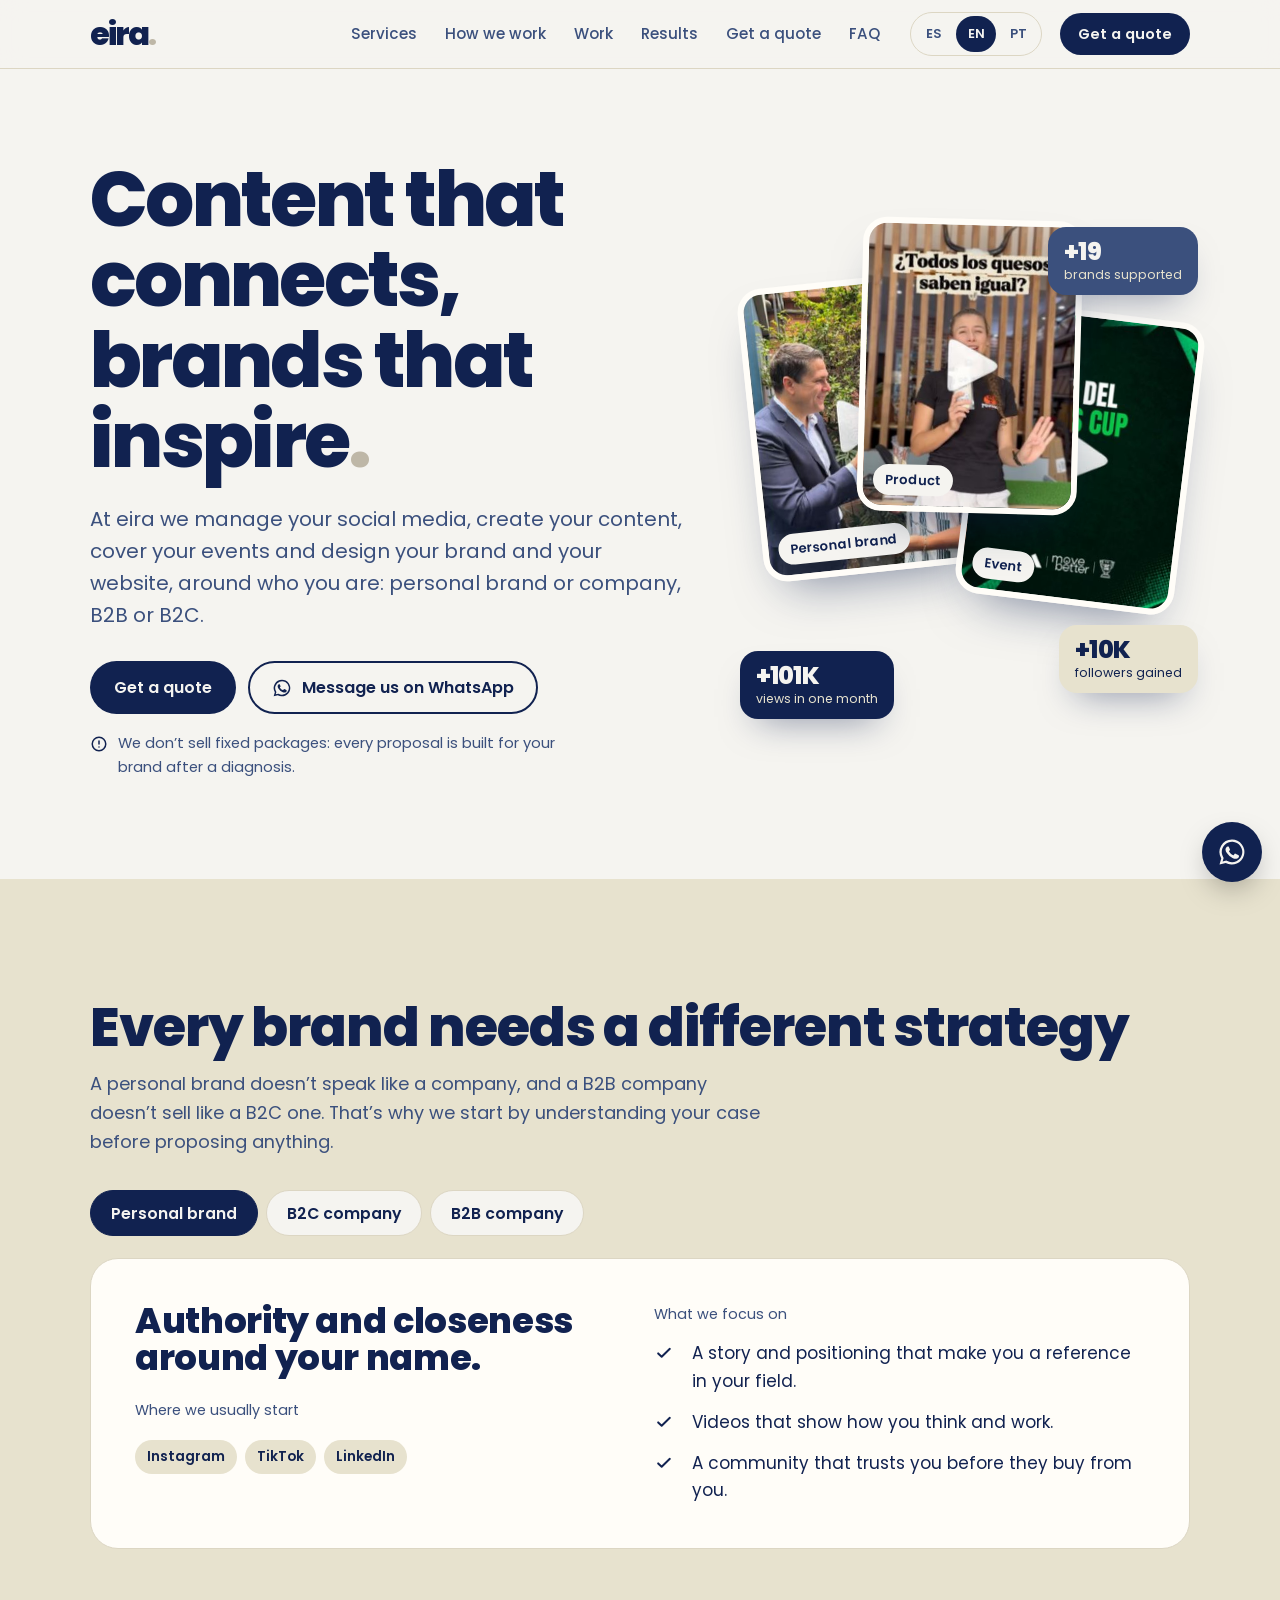
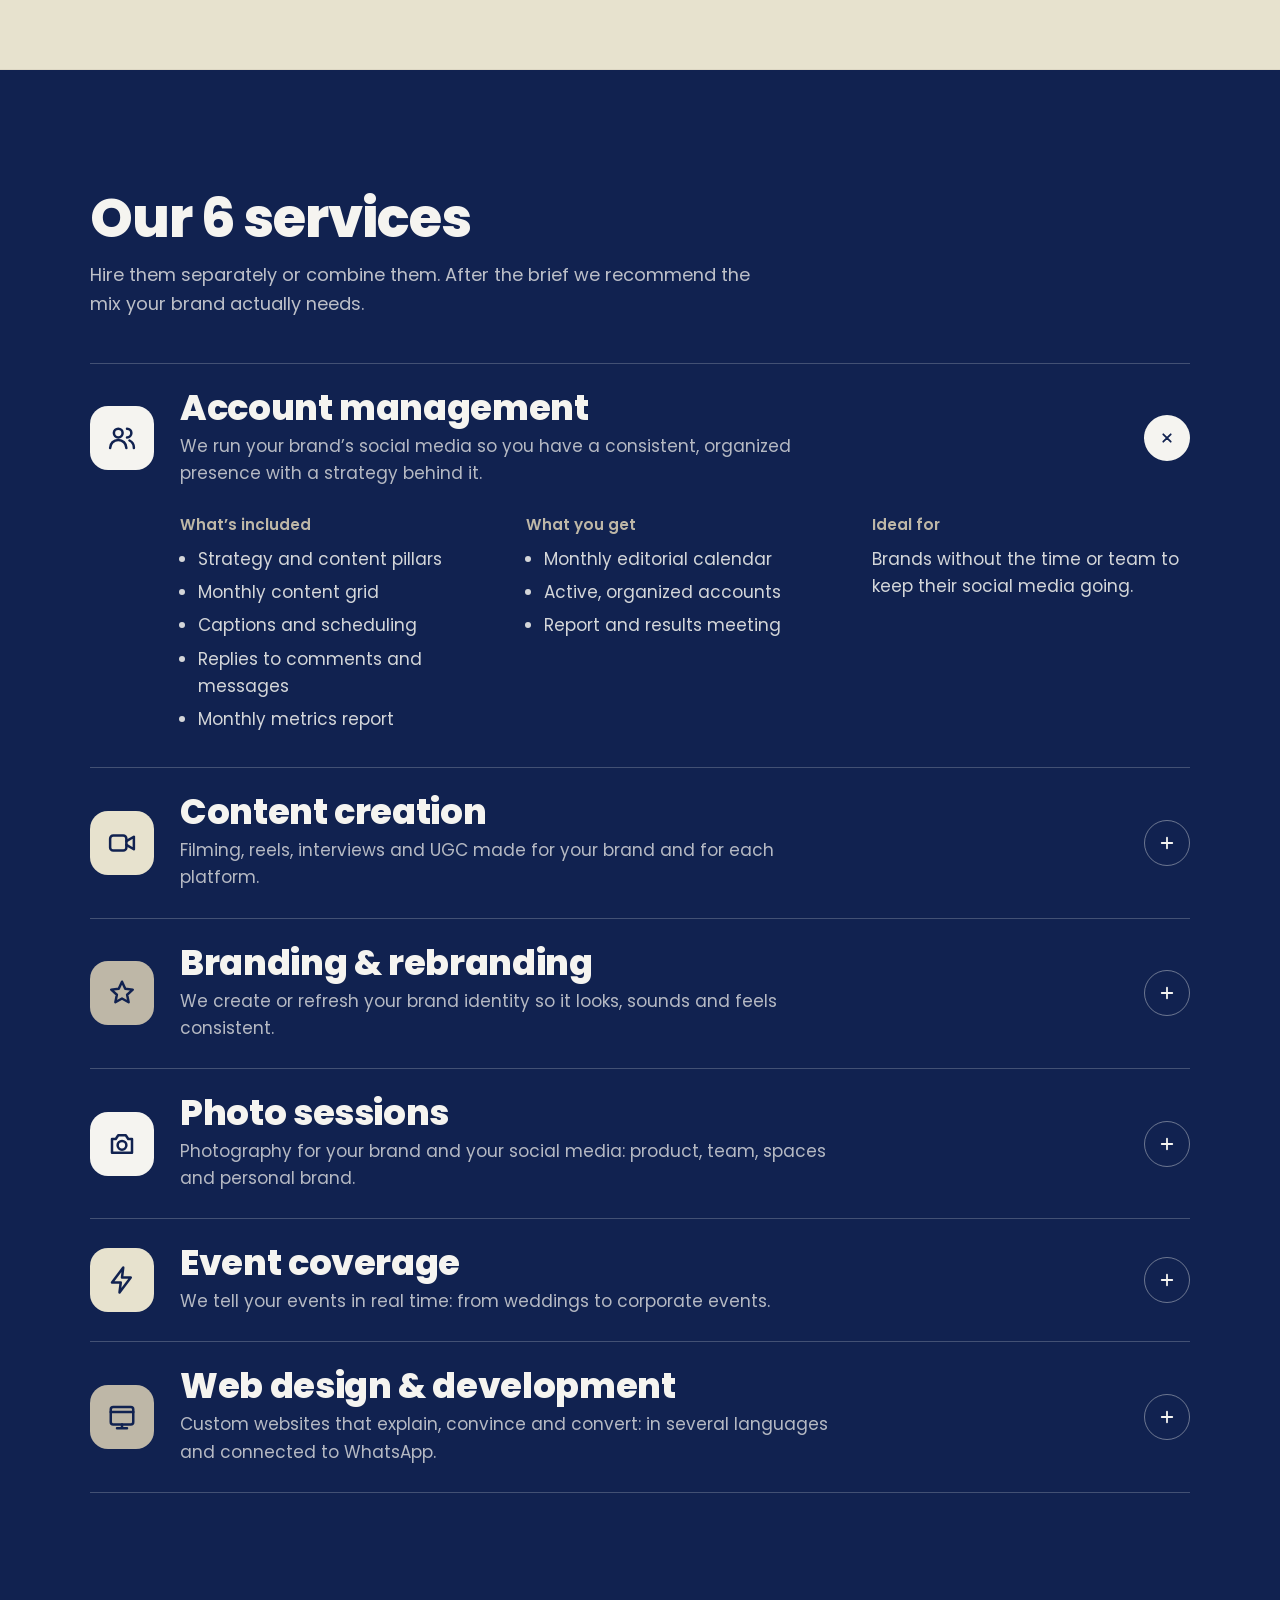
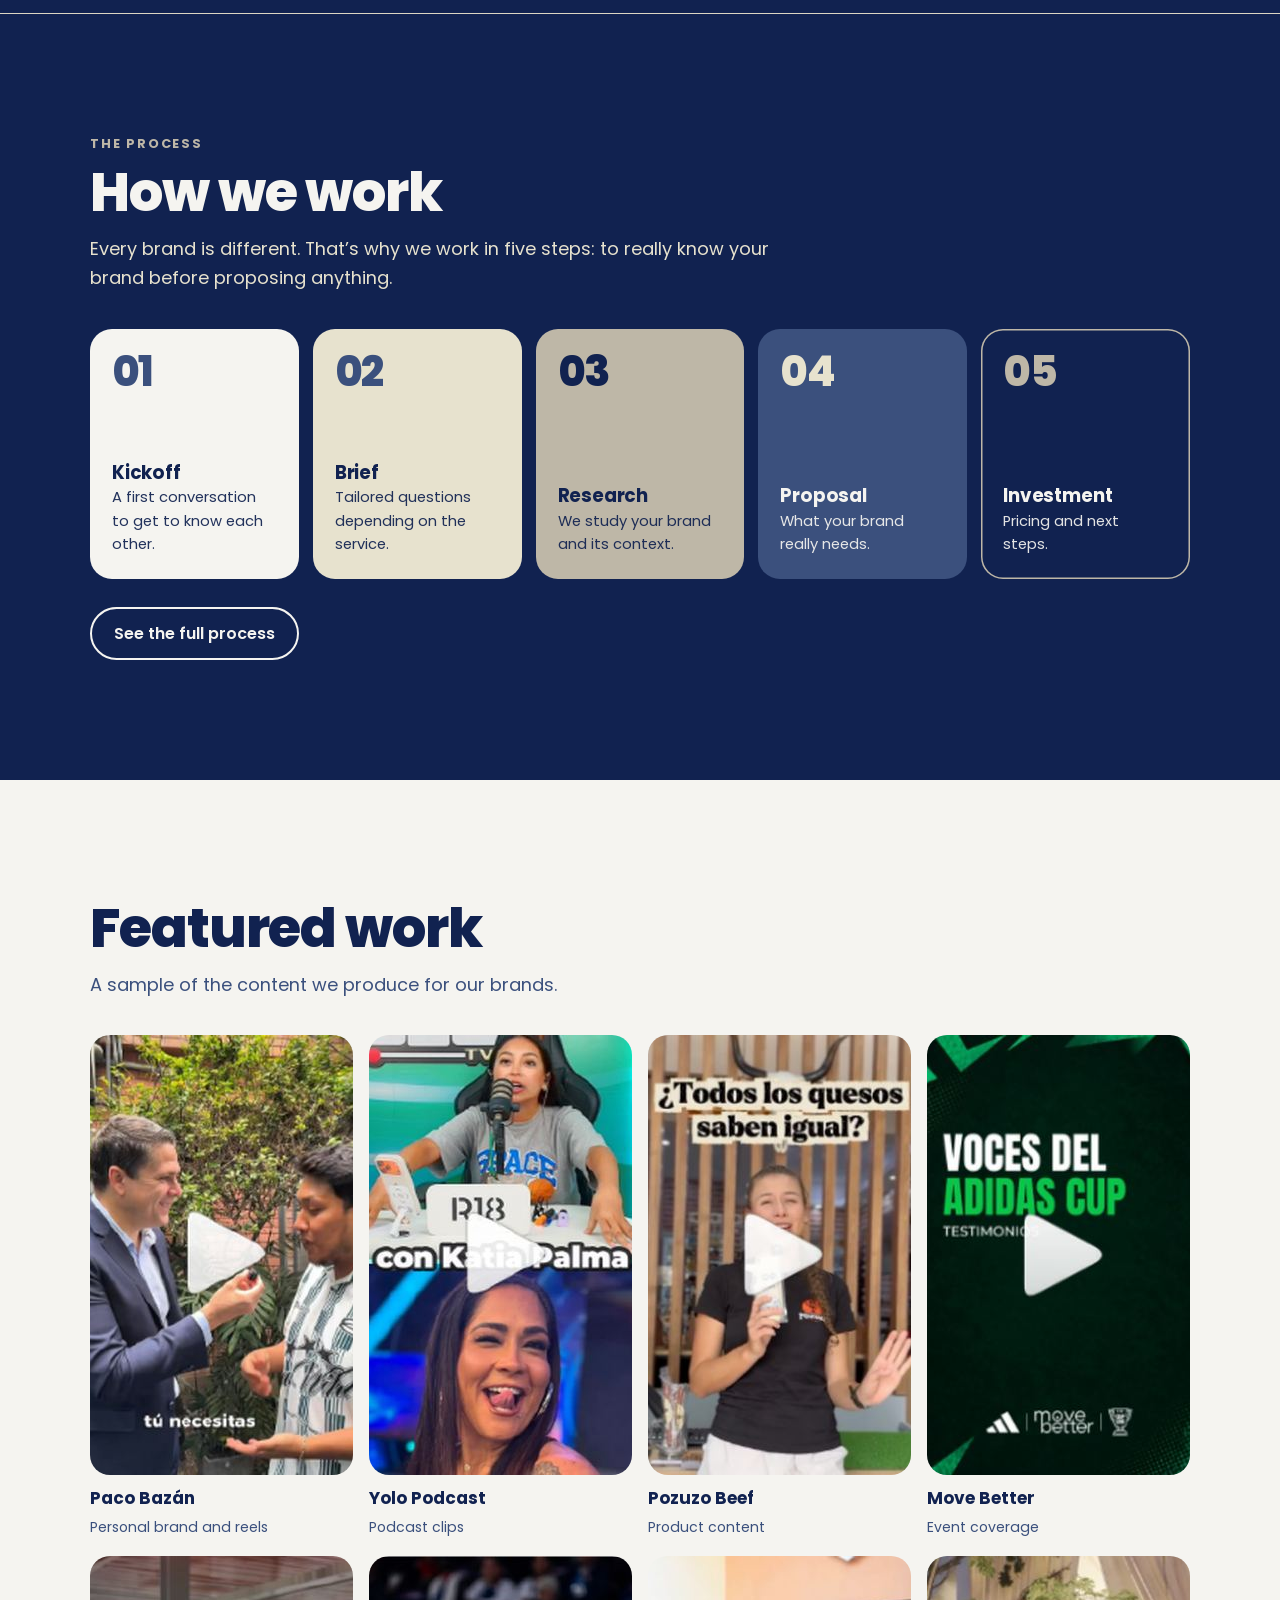
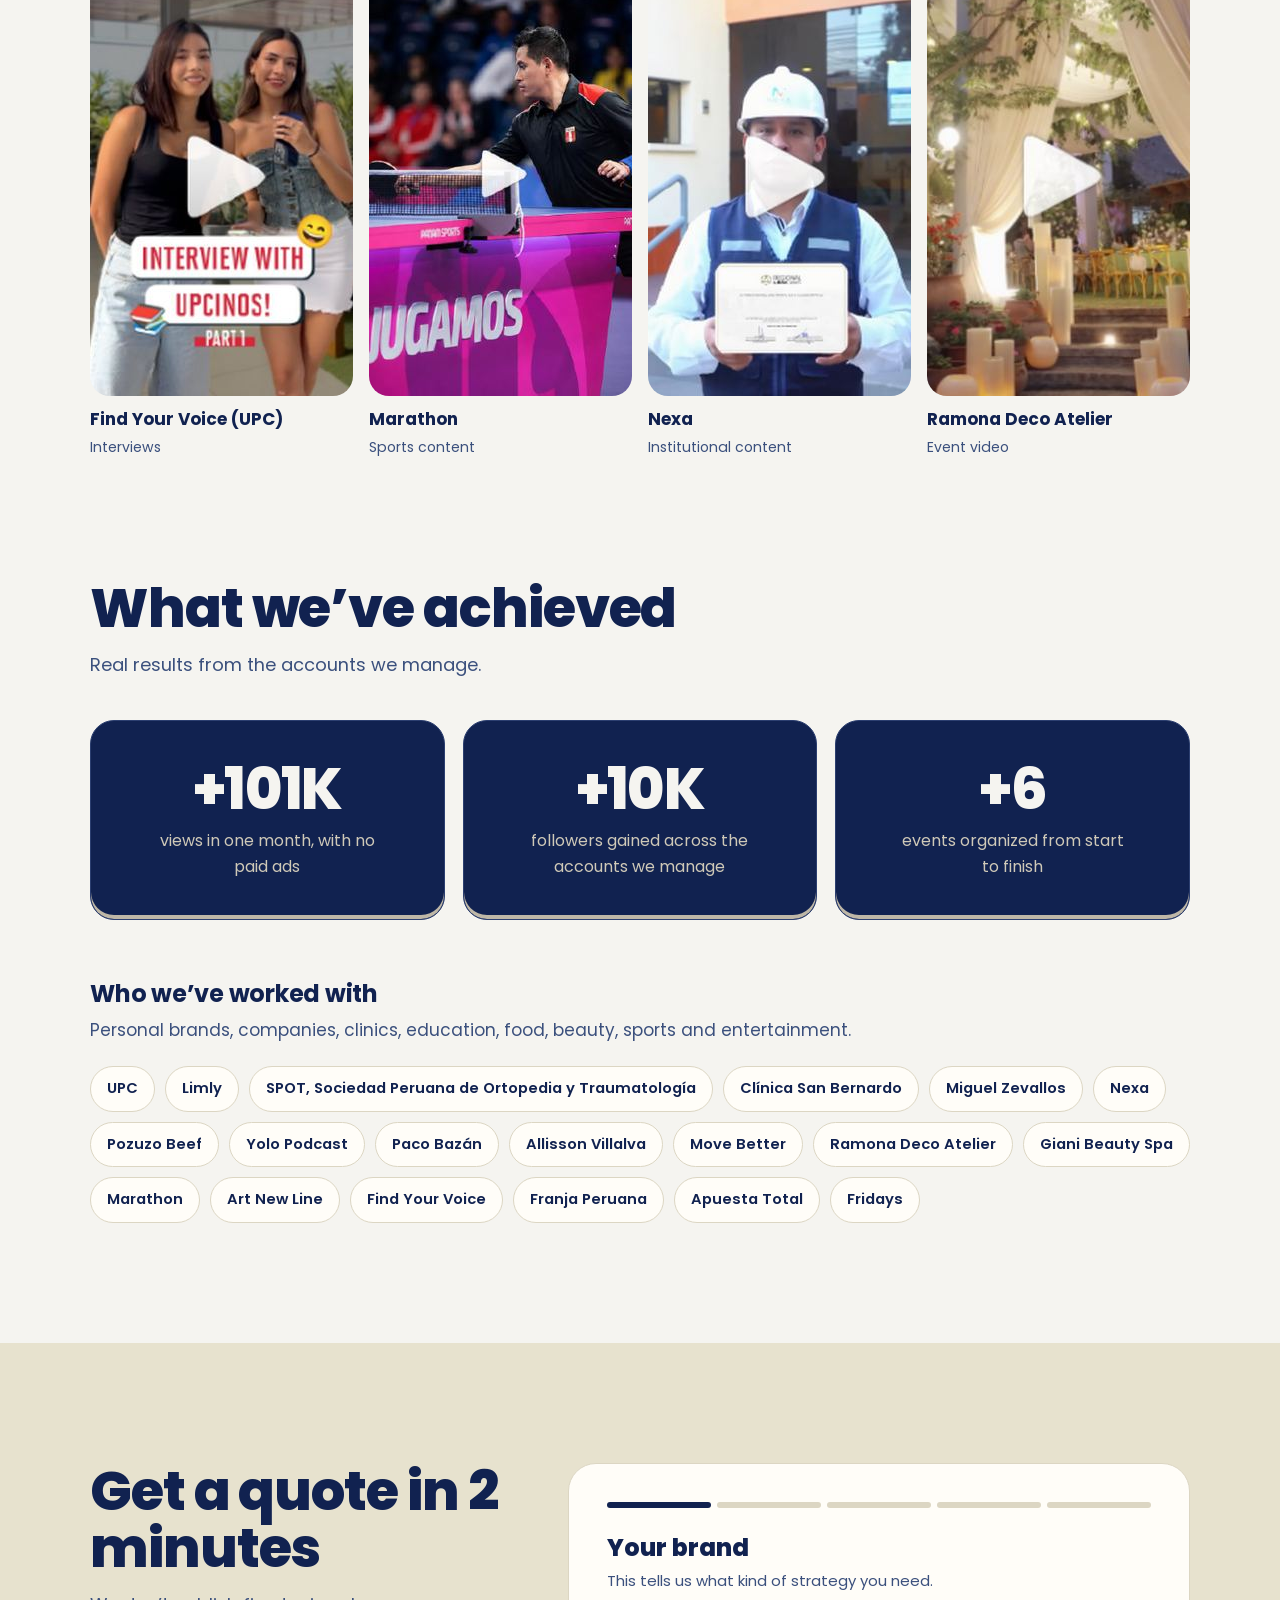
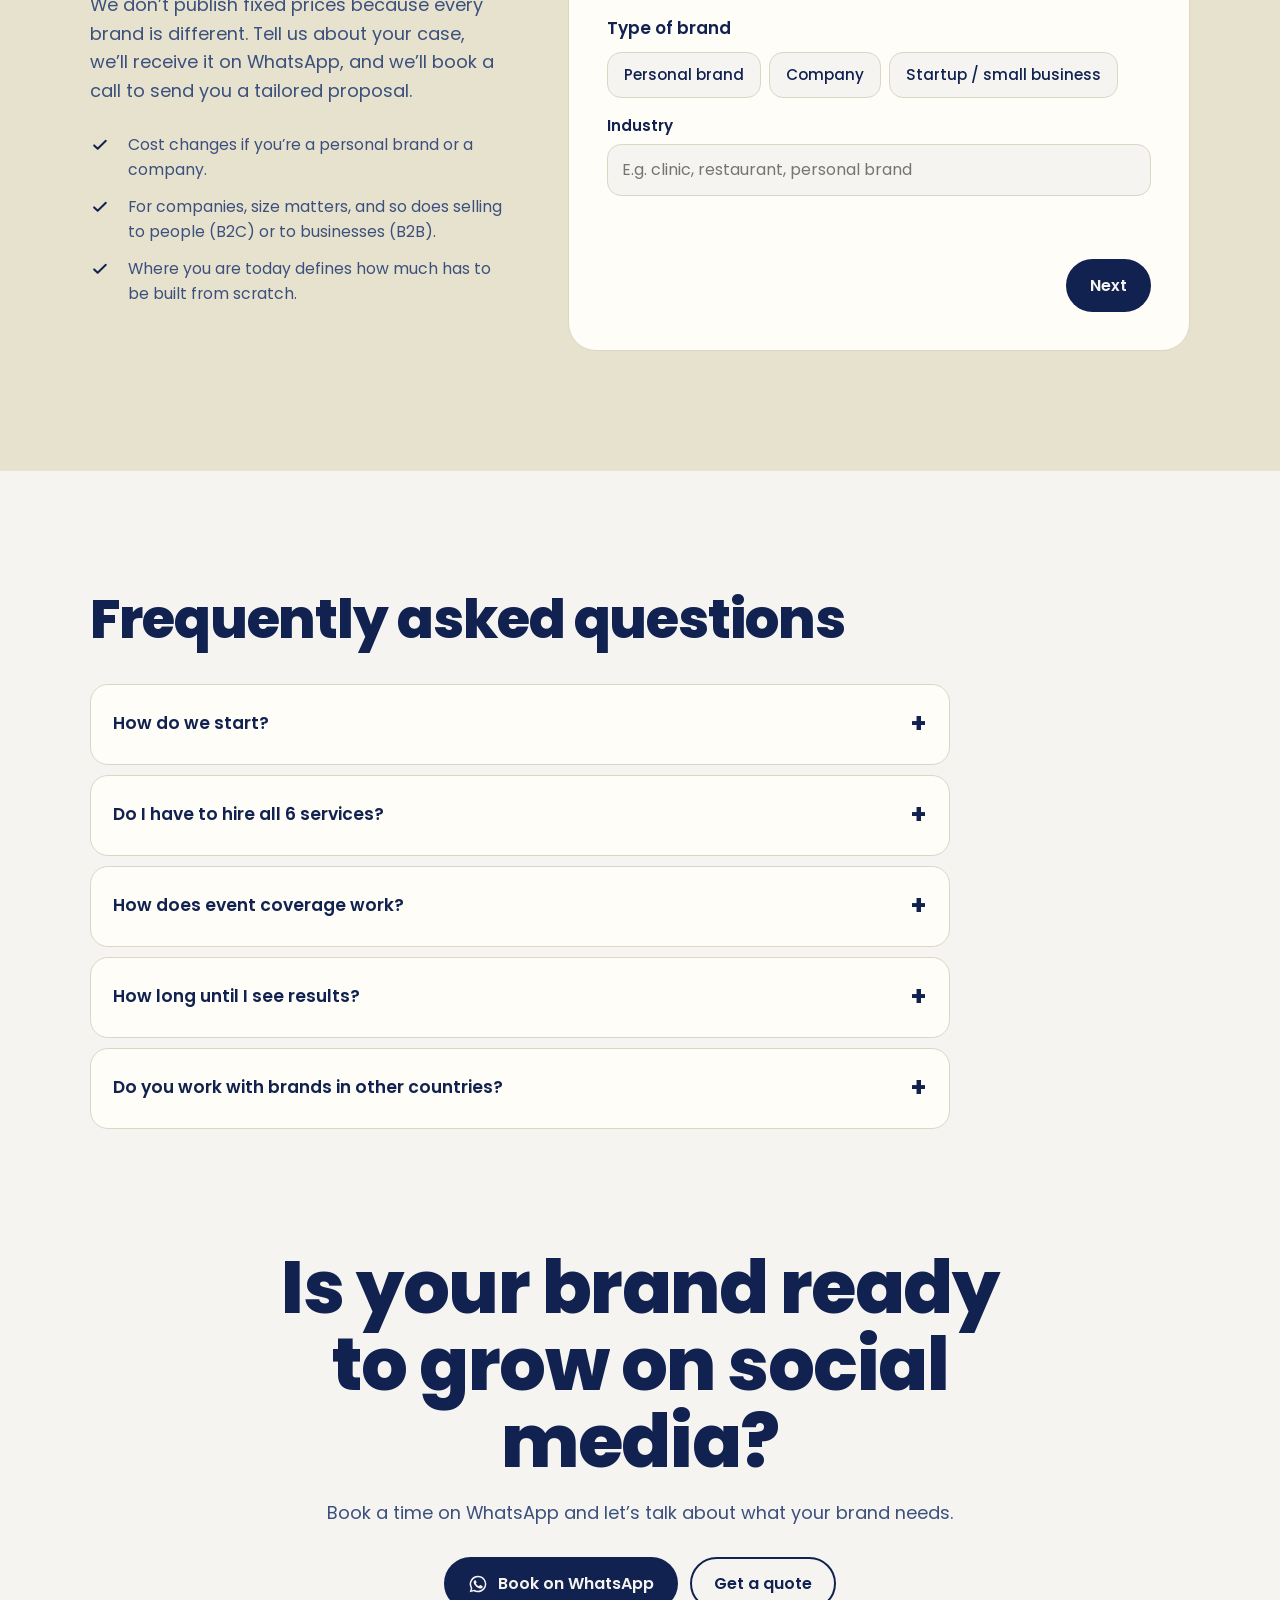
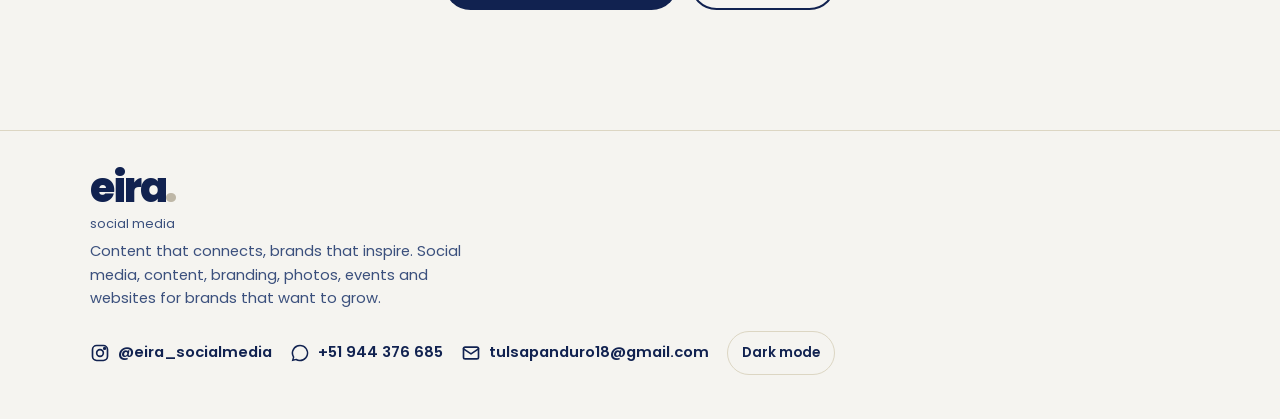
<file: index.html>
<!DOCTYPE html><html lang="es"><head>
<meta charset="utf-8">
<meta name="color-scheme" content="light dark">
<meta name="viewport" content="width=device-width, initial-scale=1, viewport-fit=cover">
<title>Eira Social Media | Contenido que conecta, marcas que inspiran</title>
<meta name="description" content="Eira Social Media: estrategia de contenido, branding, producción audiovisual y contenido para marcas. Contenido que conecta, marcas que inspiran.">
<meta property="og:title" content="Eira Social Media">
<meta property="og:description" content="Eira Social Media: estrategia de contenido, branding, producción audiovisual y contenido para marcas. Contenido que conecta, marcas que inspiran.">
<meta property="og:image" content="logo.png">
<meta property="og:type" content="website">
<link rel="preconnect" href="https://fonts.googleapis.com">
<link rel="preconnect" href="https://fonts.gstatic.com" crossorigin="">
<link href="https://fonts.googleapis.com/css2?family=Poppins:wght@400;500;600;700;800&amp;display=swap" rel="stylesheet">
<link rel="icon" href="favicon.png">
<link rel="apple-touch-icon" href="apple-touch-icon.png">
<meta name="theme-color" content="#112250">
<link rel="stylesheet" href="eira-estilos.css">
</head>
<body>

<header class="top">
  <div class="wrap bar">
    <a class="logo" href="#inicio" aria-label="Eira Social Media"><span class="wm">eira<span class="dot">.</span></span></a>
    <nav class="links" id="nav">
      <a href="#servicios" data-i18n="nav.services">Servicios</a>
      <a href="metodologia.html" data-i18n="nav.method">Cómo trabajamos</a>
      <a href="#trabajos" data-i18n="nav.work">Trabajos</a>
      <a href="#resultados" data-i18n="nav.results">Resultados</a>
      <a href="#cotizar" data-i18n="nav.quote">Cotizar</a>
      <a href="#faq" data-i18n="nav.faq">Preguntas</a>
    </nav>
    <div class="lang" role="group" aria-label="Idioma / Language / Idioma">
      <button type="button" data-lang="es" aria-pressed="true">ES</button>
      <button type="button" data-lang="en" aria-pressed="false">EN</button>
      <button type="button" data-lang="pt" aria-pressed="false">PT</button>
    </div>
    <a class="btn btn-primary" href="#cotizar" data-i18n="nav.cta">Cotiza tu proyecto</a>
    <button class="menu-btn" type="button" aria-expanded="false" aria-controls="nav" aria-label="Menu">
      <svg width="22" height="22" viewBox="0 0 24 24" fill="none" stroke="currentColor" stroke-width="2" stroke-linecap="round" aria-hidden="true"><path d="M4 7h16M4 12h16M4 17h16"></path></svg>
    </button>
  </div>
</header>

<main id="inicio">
  <section class="hero">
    <div class="wrap hero-grid">
      <div>
        <h1 data-i18n="hero.title" data-dot="">Contenido que conecta, marcas que inspiran<span class="tdot">.</span></h1>
        <p class="lede" data-i18n="hero.sub">En eira gestionamos tus redes, creamos tu contenido, cubrimos tus eventos y diseñamos tu marca y tu web, según quién eres: marca personal o empresa, B2B o B2C.</p>
        <div class="hero-ctas">
          <a class="btn btn-primary" href="#cotizar" data-i18n="hero.cta1">Cotiza tu proyecto</a>
          <a class="btn btn-ghost wa-link" href="https://wa.me/51944376685?text=Hola%20Eira%2C%20quiero%20informaci%C3%B3n%20sobre%20sus%20servicios" target="_blank" rel="noopener">
            <svg viewBox="0 0 24 24" fill="currentColor" aria-hidden="true"><path d="M12 2a10 10 0 0 0-8.6 15.1L2 22l5-1.3A10 10 0 1 0 12 2Zm0 18.2a8.2 8.2 0 0 1-4.2-1.2l-.3-.2-3 .8.8-2.9-.2-.3A8.2 8.2 0 1 1 12 20.2Zm4.5-6.1c-.2-.1-1.5-.7-1.7-.8s-.4-.1-.6.1-.7.8-.8 1-.3.2-.5.1a6.7 6.7 0 0 1-3.3-2.9c-.3-.4.3-.4.7-1.3a.5.5 0 0 0 0-.5l-.8-1.8c-.2-.5-.4-.4-.6-.4h-.5a1 1 0 0 0-.7.3 3 3 0 0 0-.9 2.2 5.2 5.2 0 0 0 1.1 2.7 11.8 11.8 0 0 0 4.5 4c1.7.7 2.4.8 3.2.6a2.8 2.8 0 0 0 1.8-1.3 2.3 2.3 0 0 0 .2-1.3c-.1-.1-.3-.2-.5-.3Z"></path></svg>
            <span data-i18n="hero.cta2">Escríbenos por WhatsApp</span>
          </a>
        </div>
        <p class="hero-note">
          <svg width="18" height="18" viewBox="0 0 24 24" fill="none" stroke="currentColor" stroke-width="2" stroke-linecap="round" stroke-linejoin="round" aria-hidden="true"><circle cx="12" cy="12" r="9"></circle><path d="M12 8v4M12 16h.01"></path></svg>
          <span data-i18n="hero.note">No trabajamos con paquetes cerrados: cada propuesta se arma a la medida de tu marca después de un diagnóstico.</span>
        </p>
      </div>
      <div class="hero-visual" aria-hidden="true">
        <figure class="reel r1"><img src="work-paco.jpg" alt="" width="330" height="440"><figcaption data-i18n="hero.v1">Marca personal</figcaption></figure>
        <figure class="reel r2"><img src="work-pozuzo.jpg" alt="" width="330" height="440"><figcaption data-i18n="hero.v2">Producto</figcaption></figure>
        <figure class="reel r3"><img src="work-movebetter.jpg" alt="" width="330" height="440"><figcaption data-i18n="hero.v3">Evento</figcaption></figure>
        <div class="stat st1"><b data-i18n="hero.s1v">+101K</b><span data-i18n="hero.s1">visualizaciones en un mes</span></div>
        <div class="stat st2"><b data-i18n="hero.s2v">+10K</b><span data-i18n="hero.s2">seguidores ganados</span></div>
        <div class="stat st3"><b data-i18n="hero.s3v">+19</b><span data-i18n="hero.s3">marcas acompañadas</span></div>
      </div>
    </div>
  </section>

  <section id="perfiles" style="padding-top:0">
    <div class="wrap">
      <h2 data-i18n="prof.title" data-dot="">Cada marca necesita una estrategia distinta</h2>
      <p class="lede" data-i18n="prof.sub">Una marca personal no comunica igual que una empresa, y una empresa B2B no vende igual que una B2C. Por eso empezamos entendiendo tu caso antes de proponer nada.</p>
      <div class="tabs" role="tablist" id="profTabs"><button type="button" role="tab" aria-selected="true" data-i="0">Marca personal</button><button type="button" role="tab" aria-selected="false" data-i="1">Empresa B2C</button><button type="button" role="tab" aria-selected="false" data-i="2">Empresa B2B</button></div>
      <div class="profile-panel" role="tabpanel" id="profPanel" aria-live="polite"><div><h3>Autoridad y cercanía alrededor de tu nombre.</h3><p class="chip-label">Redes donde solemos empezar</p><div class="chips"><span class="chip">Instagram</span><span class="chip">TikTok</span><span class="chip">LinkedIn</span></div></div>
  <div><p class="chip-label" style="margin:0 0 14px">En qué nos enfocamos</p><ul><li><svg width="20" height="20" viewBox="0 0 24 24" fill="none" stroke="currentColor" stroke-width="2.4" stroke-linecap="round" stroke-linejoin="round" aria-hidden="true"><path d="M5 12.5l4.2 4L19 7"></path></svg><span>Narrativa y posicionamiento como referente en tu tema.</span></li><li><svg width="20" height="20" viewBox="0 0 24 24" fill="none" stroke="currentColor" stroke-width="2.4" stroke-linecap="round" stroke-linejoin="round" aria-hidden="true"><path d="M5 12.5l4.2 4L19 7"></path></svg><span>Videos que muestran cómo piensas y trabajas.</span></li><li><svg width="20" height="20" viewBox="0 0 24 24" fill="none" stroke="currentColor" stroke-width="2.4" stroke-linecap="round" stroke-linejoin="round" aria-hidden="true"><path d="M5 12.5l4.2 4L19 7"></path></svg><span>Una comunidad que confía en ti antes de comprarte.</span></li></ul></div></div>
    </div>
  </section>

  <section class="services" id="servicios">
    <div class="wrap">
      <h2 data-i18n="svc.title" data-dot="">Nuestros 6 servicios</h2>
      <p class="lede" data-i18n="svc.sub">Puedes contratarlos por separado o combinarlos. Después del brief te recomendamos la mezcla que tu marca realmente necesita.</p>
      <div class="svc-list" id="svcList">
  <div class="svc" data-open="true">
    <button class="svc-head" type="button" aria-expanded="true" aria-controls="svcb0" data-i="0">
      <span class="svc-icon" style="background:#F5F4F0"><svg viewBox="0 0 24 24" fill="none" stroke="currentColor" stroke-width="2" stroke-linecap="round" aria-hidden="true"><circle cx="9" cy="8" r="3.5"></circle><path d="M2.5 20a6.5 6.5 0 0 1 13 0"></path><path d="M16 4.5a3.5 3.5 0 0 1 0 7M18 14a6.5 6.5 0 0 1 3.5 6"></path></svg></span>
      <span><h3>Manejo de cuentas</h3><p>Gestionamos las redes sociales de tu marca para que tengas una presencia constante, ordenada y con estrategia.</p></span>
      <span class="svc-toggle" aria-hidden="true"><svg width="18" height="18" viewBox="0 0 24 24" fill="none" stroke="currentColor" stroke-width="2.4" stroke-linecap="round"><path d="M12 5v14M5 12h14"></path></svg></span>
    </button>
    <div class="svc-body" id="svcb0">
      
      <div><h4>Qué incluye</h4><ul><li>Estrategia y pilares de contenido</li><li>Grilla mensual de publicaciones</li><li>Copys y programación</li><li>Respuesta a comentarios y mensajes</li><li>Reporte mensual de métricas</li></ul></div>
      <div><h4>Lo que recibes</h4><ul><li>Calendario editorial mensual</li><li>Cuentas activas y ordenadas</li><li>Reporte y reunión de resultados</li></ul></div>
      <div><h4>Ideal para</h4><p>Marcas que no tienen tiempo ni equipo para sostener sus redes.</p></div>
    </div>
  </div>
  <div class="svc" data-open="false">
    <button class="svc-head" type="button" aria-expanded="false" aria-controls="svcb1" data-i="1">
      <span class="svc-icon" style="background:#E7E2CE"><svg viewBox="0 0 24 24" fill="none" stroke="currentColor" stroke-width="2" stroke-linecap="round" stroke-linejoin="round" aria-hidden="true"><rect x="2.5" y="6" width="13" height="12" rx="2.5"></rect><path d="M15.5 10.5l6-3.5v10l-6-3.5"></path></svg></span>
      <span><h3>Creación de contenido</h3><p>Grabación de contenidos, reels, entrevistas y UGC pensados para tu marca y para cada red.</p></span>
      <span class="svc-toggle" aria-hidden="true"><svg width="18" height="18" viewBox="0 0 24 24" fill="none" stroke="currentColor" stroke-width="2.4" stroke-linecap="round"><path d="M12 5v14M5 12h14"></path></svg></span>
    </button>
    <div class="svc-body" id="svcb1" hidden="">
      
      <div><h4>Qué incluye</h4><ul><li>Ideas y guiones</li><li>Grabación de reels y TikToks</li><li>Entrevistas y formatos de calle</li><li>Contenido UGC con creadores</li><li>Edición con subtítulos y ritmo para redes</li></ul></div>
      <div><h4>Lo que recibes</h4><ul><li>Videos listos para publicar</li><li>Versiones para cada formato</li><li>Banco de contenido para el mes</li></ul></div>
      <div><h4>Ideal para</h4><p>Marcas que necesitan video constante y de calidad.</p></div>
    </div>
  </div>
  <div class="svc" data-open="false">
    <button class="svc-head" type="button" aria-expanded="false" aria-controls="svcb2" data-i="2">
      <span class="svc-icon" style="background:#BEB7A7"><svg viewBox="0 0 24 24" fill="none" stroke="currentColor" stroke-width="2" stroke-linecap="round" stroke-linejoin="round" aria-hidden="true"><path d="M12 3l2.6 5.6 6 .7-4.5 4.1 1.2 6L12 16.4 6.7 19.4l1.2-6L3.4 9.3l6-.7L12 3Z"></path></svg></span>
      <span><h3>Branding y rebranding</h3><p>Creamos o renovamos la identidad de tu marca para que se vea, suene y se sienta coherente.</p></span>
      <span class="svc-toggle" aria-hidden="true"><svg width="18" height="18" viewBox="0 0 24 24" fill="none" stroke="currentColor" stroke-width="2.4" stroke-linecap="round"><path d="M12 5v14M5 12h14"></path></svg></span>
    </button>
    <div class="svc-body" id="svcb2" hidden="">
      
      <div><h4>Qué incluye</h4><ul><li>Diagnóstico de marca y posicionamiento</li><li>Propuesta de valor y tono de voz</li><li>Identidad visual</li><li>Optimización de perfiles</li><li>Línea gráfica para redes</li></ul></div>
      <div><h4>Lo que recibes</h4><ul><li>Guía de marca</li><li>Plantillas editables</li><li>Perfiles optimizados</li></ul></div>
      <div><h4>Ideal para</h4><p>Marcas nuevas o cuya imagen ya no las representa.</p></div>
    </div>
  </div>
  <div class="svc" data-open="false">
    <button class="svc-head" type="button" aria-expanded="false" aria-controls="svcb3" data-i="3">
      <span class="svc-icon" style="background:#F5F4F0"><svg viewBox="0 0 24 24" fill="none" stroke="currentColor" stroke-width="2" stroke-linecap="round" stroke-linejoin="round" aria-hidden="true"><path d="M4 8h3l2-3h6l2 3h3v11H4z"></path><circle cx="12" cy="13" r="3.5"></circle></svg></span>
      <span><h3>Sesiones de fotos</h3><p>Fotografía para tu marca y tus redes: producto, equipo, espacios y marca personal.</p></span>
      <span class="svc-toggle" aria-hidden="true"><svg width="18" height="18" viewBox="0 0 24 24" fill="none" stroke="currentColor" stroke-width="2.4" stroke-linecap="round"><path d="M12 5v14M5 12h14"></path></svg></span>
    </button>
    <div class="svc-body" id="svcb3" hidden="">
      
      <div><h4>Qué incluye</h4><ul><li>Planificación y moodboard</li><li>Dirección de la sesión</li><li>Fotos de producto, retrato o espacios</li><li>Edición y retoque</li><li>Selección pensada para redes</li></ul></div>
      <div><h4>Lo que recibes</h4><ul><li>Fotos editadas en alta calidad</li><li>Versiones por formato</li><li>Galería para descargar</li></ul></div>
      <div><h4>Ideal para</h4><p>Marcas que quieren elevar su imagen con fotos propias.</p></div>
    </div>
  </div>
  <div class="svc" data-open="false">
    <button class="svc-head" type="button" aria-expanded="false" aria-controls="svcb4" data-i="4">
      <span class="svc-icon" style="background:#E7E2CE"><svg viewBox="0 0 24 24" fill="none" stroke="currentColor" stroke-width="2" stroke-linecap="round" stroke-linejoin="round" aria-hidden="true"><path d="M13 2 4 14h7l-1 8 9-12h-7z"></path></svg></span>
      <span><h3>Cobertura de eventos</h3><p>Contamos tus eventos en tiempo real: desde bodas hasta eventos corporativos.</p></span>
      <span class="svc-toggle" aria-hidden="true"><svg width="18" height="18" viewBox="0 0 24 24" fill="none" stroke="currentColor" stroke-width="2.4" stroke-linecap="round"><path d="M12 5v14M5 12h14"></path></svg></span>
    </button>
    <div class="svc-body" id="svcb4" hidden="">
      <div class="mods"><h4>Modalidades</h4><div class="mod-row"><span class="mod"><b>Orgánica</b>Con teléfono</span><span class="mod"><b>Profesional</b>Con cámara profesional</span></div></div>
      <div><h4>Qué incluye</h4><ul><li>Planificación de tomas clave</li><li>Stories y publicaciones en vivo</li><li>Reels y video resumen del evento</li><li>Fotos del evento</li><li>Entrega rápida para redes</li></ul></div>
      <div><h4>Lo que recibes</h4><ul><li>Contenido en tiempo real</li><li>Video resumen</li><li>Fotos seleccionadas</li></ul></div>
      <div><h4>Ideal para</h4><p>Bodas, lanzamientos, activaciones, ferias y eventos corporativos.</p></div>
    </div>
  </div>
  <div class="svc" data-open="false">
    <button class="svc-head" type="button" aria-expanded="false" aria-controls="svcb5" data-i="5">
      <span class="svc-icon" style="background:#BEB7A7"><svg viewBox="0 0 24 24" fill="none" stroke="currentColor" stroke-width="2" stroke-linecap="round" stroke-linejoin="round" aria-hidden="true"><rect x="3" y="4" width="18" height="14" rx="2"></rect><path d="M3 8h18M8 21h8M12 18v3"></path></svg></span>
      <span><h3>Diseño y desarrollo web</h3><p>Webs a medida que explican, convencen y convierten: en varios idiomas y conectadas a WhatsApp.</p></span>
      <span class="svc-toggle" aria-hidden="true"><svg width="18" height="18" viewBox="0 0 24 24" fill="none" stroke="currentColor" stroke-width="2.4" stroke-linecap="round"><path d="M12 5v14M5 12h14"></path></svg></span>
    </button>
    <div class="svc-body" id="svcb5" hidden="">
      
      <div><h4>Qué incluye</h4><ul><li>Diseño a medida con tu identidad</li><li>Versión en varios idiomas</li><li>Botones a WhatsApp, agenda y formularios</li><li>Herramientas interactivas</li><li>Publicación y dominio propio</li></ul></div>
      <div><h4>Lo que recibes</h4><ul><li>Web publicada y lista para usar</li><li>Versión para celular</li><li>Guía para hacer cambios simples</li></ul></div>
      <div><h4>Ideal para</h4><p>Marcas personales, consultoras, startups y negocios que necesitan una web que venda.</p></div>
    </div>
  </div></div>
    </div>
  </section>

  <section id="como-trabajamos" class="proc-band">
    <div class="wrap">
      <p class="kick" data-i18n="proc.kicker">El proceso</p>
      <h2 data-i18n="proc.title" data-dot="">Cómo trabajamos</h2>
      <p class="lede" data-i18n="proc.sub">Cada marca es diferente. Por eso trabajamos en cinco pasos: para conocer bien tu marca antes de proponerte algo.</p>
      <div class="process compact" id="process"><article class="pstep" style="background:#F5F4F0;color:#112250">
    <b class="pnum" style="color:#3B507D">01</b><h3>Kickoff</h3><p>Una primera conversación para conocernos.</p>
    </article><article class="pstep" style="background:#E7E2CE;color:#112250">
    <b class="pnum" style="color:#3B507D">02</b><h3>Brief</h3><p>Preguntas a medida según el servicio.</p>
    </article><article class="pstep" style="background:#BEB7A7;color:#112250">
    <b class="pnum" style="color:#112250">03</b><h3>Investigación</h3><p>Indagamos tu marca y su entorno.</p>
    </article><article class="pstep" style="background:#3B507D;color:#F5F4F0">
    <b class="pnum" style="color:#E7E2CE">04</b><h3>Propuesta</h3><p>Lo que tu marca realmente necesita.</p>
    </article><article class="pstep" style="background:#112250;color:#F5F4F0;box-shadow:inset 0 0 0 1.5px #BEB7A7">
    <b class="pnum" style="color:#BEB7A7">05</b><h3>Inversión</h3><p>Propuesta económica y próximos pasos.</p>
    </article></div>
      <a class="btn btn-ghost" style="margin-top:28px" href="metodologia.html" data-i18n="proc.more">Ver el proceso completo</a>
    </div>
  </section>

  <section id="trabajos" style="padding-top:0">
    <div class="wrap">
      <h2 data-i18n="w.title" data-dot="">Trabajos destacados</h2>
      <p class="lede" data-i18n="w.sub">Una muestra del contenido que producimos para nuestras marcas.</p>
      <div class="work-grid" id="work"><figure class="work"><img src="work-paco.jpg" alt="Paco Bazán: Marca personal y reels" width="330" height="440"><figcaption><b>Paco Bazán</b><span>Marca personal y reels</span></figcaption></figure><figure class="work"><img src="work-yolo.jpg" alt="Yolo Podcast: Clips de podcast" width="330" height="440"><figcaption><b>Yolo Podcast</b><span>Clips de podcast</span></figcaption></figure><figure class="work"><img src="work-pozuzo.jpg" alt="Pozuzo Beef: Contenido de producto" width="330" height="440"><figcaption><b>Pozuzo Beef</b><span>Contenido de producto</span></figcaption></figure><figure class="work"><img src="work-movebetter.jpg" alt="Move Better: Cobertura de evento" width="330" height="440"><figcaption><b>Move Better</b><span>Cobertura de evento</span></figcaption></figure><figure class="work"><img src="work-fyv.jpg" alt="Find Your Voice (UPC): Entrevistas" width="330" height="440"><figcaption><b>Find Your Voice (UPC)</b><span>Entrevistas</span></figcaption></figure><figure class="work"><img src="work-marathon.jpg" alt="Marathon: Contenido deportivo" width="330" height="440"><figcaption><b>Marathon</b><span>Contenido deportivo</span></figcaption></figure><figure class="work"><img src="work-nexa.jpg" alt="Nexa: Contenido institucional" width="330" height="440"><figcaption><b>Nexa</b><span>Contenido institucional</span></figcaption></figure><figure class="work"><img src="work-ramona.jpg" alt="Ramona Deco Atelier: Video para eventos" width="330" height="440"><figcaption><b>Ramona Deco Atelier</b><span>Video para eventos</span></figcaption></figure></div>
    </div>
  </section>

  <section id="resultados" style="padding-top:0">
    <div class="wrap">
      <h2 data-i18n="r.title" data-dot="">Lo que hemos logrado</h2>
      <p class="lede" data-i18n="r.sub">Resultados reales de las cuentas que gestionamos.</p>
      <div class="results-grid" id="cases"><article class="case"><div class="num">+101K</div><p>visualizaciones en un mes, sin pauta</p></article><article class="case"><div class="num">+10K</div><p>seguidores ganados en las cuentas que gestionamos</p></article><article class="case"><div class="num">+6</div><p>eventos organizados de principio a fin</p></article></div>
      <h3 class="brands-title" data-i18n="r.brands">Con quién hemos trabajado</h3>
      <p class="brands-sub" data-i18n="r.brandsSub">Marcas personales, empresas, clínicas, educación, gastronomía, belleza, deporte y entretenimiento.</p>
      <div class="brands" id="brands"><span class="brand">UPC</span><span class="brand">Limly</span><span class="brand">SPOT, Sociedad Peruana de Ortopedia y Traumatología</span><span class="brand">Clínica San Bernardo</span><span class="brand">Miguel Zevallos</span><span class="brand">Nexa</span><span class="brand">Pozuzo Beef</span><span class="brand">Yolo Podcast</span><span class="brand">Paco Bazán</span><span class="brand">Allisson Villalva</span><span class="brand">Move Better</span><span class="brand">Ramona Deco Atelier</span><span class="brand">Giani Beauty Spa</span><span class="brand">Marathon</span><span class="brand">Art New Line</span><span class="brand">Find Your Voice</span><span class="brand">Franja Peruana</span><span class="brand">Apuesta Total</span><span class="brand">Fridays</span></div>
    </div>
  </section>

  <section class="quote" id="cotizar">
    <div class="wrap quote-grid">
      <div>
        <h2 data-i18n="q.title" data-dot="">Cotiza tu proyecto en 2 minutos</h2>
        <p class="lede" data-i18n="q.sub">No publicamos precios fijos porque cada marca es distinta. Cuéntanos tu caso y lo recibimos por WhatsApp para agendar una llamada y enviarte una propuesta a tu medida.</p>
        <div class="why" id="why"><div><svg width="20" height="20" viewBox="0 0 24 24" fill="none" stroke="currentColor" stroke-width="2.4" stroke-linecap="round" stroke-linejoin="round" aria-hidden="true"><path d="M5 12.5l4.2 4L19 7"></path></svg><span>El costo cambia si eres marca personal o empresa.</span></div><div><svg width="20" height="20" viewBox="0 0 24 24" fill="none" stroke="currentColor" stroke-width="2.4" stroke-linecap="round" stroke-linejoin="round" aria-hidden="true"><path d="M5 12.5l4.2 4L19 7"></path></svg><span>En empresas influye el tamaño y si vendes a personas (B2C) o a otras empresas (B2B).</span></div><div><svg width="20" height="20" viewBox="0 0 24 24" fill="none" stroke="currentColor" stroke-width="2.4" stroke-linecap="round" stroke-linejoin="round" aria-hidden="true"><path d="M5 12.5l4.2 4L19 7"></path></svg><span>Tu situación actual define cuánto hay que construir desde cero.</span></div></div>
      </div>
      <div class="qform" id="qform">
        <div class="progress" id="progress"><i class="on"></i><i class=""></i><i class=""></i><i class=""></i><i class=""></i></div>
        <div id="qbody"><p class="qstep-title">Tu marca</p><p class="qstep-hint">Así entendemos qué tipo de estrategia necesitas.</p><fieldset><legend>Tipo de marca</legend><div class="opts"><div class="opt"><input type="radio" name="type" id="type0" value="0"><label for="type0">Marca personal</label></div><div class="opt"><input type="radio" name="type" id="type1" value="1"><label for="type1">Empresa</label></div><div class="opt"><input type="radio" name="type" id="type2" value="2"><label for="type2">Emprendimiento</label></div></div></fieldset><div class="field"><label for="q_sector">Rubro</label><input id="q_sector" name="sector" type="text" value="" placeholder="Ej.: clínica, restaurante, marca personal" autocomplete="off"></div></div>
        <p class="err" id="qerr" role="alert"></p>
        <div class="qnav">
          <button type="button" class="btn btn-ghost" id="qback" style="visibility: hidden;">Atrás</button>
          <button type="button" class="btn btn-primary" id="qnext">Siguiente</button>
        </div>
      </div>
    </div>
  </section>

  <section id="faq">
    <div class="wrap">
      <h2 data-i18n="f.title" data-dot="">Preguntas frecuentes</h2>
      <div class="faq-list" id="faqList"><details><summary>¿Cómo empezamos?</summary><p>Con un kickoff: una primera conversación para conocernos. Luego te enviamos un brief, investigamos tu marca, te presentamos la propuesta y, recién al final, la propuesta económica.</p></details><details><summary>¿Tengo que contratar los 6 servicios?</summary><p>No. Cada servicio se puede contratar por separado. Después del brief te recomendamos la combinación que tiene sentido para tu objetivo y tu presupuesto.</p></details><details><summary>¿Cómo funciona la cobertura de eventos?</summary><p>Tenemos dos modalidades: orgánica, grabada con teléfono para publicar en tiempo real, y profesional, con cámara profesional. Cubrimos desde bodas hasta eventos corporativos.</p></details><details><summary>¿Cuánto tiempo toma ver resultados?</summary><p>El alcance y la interacción suelen empezar a moverse en las primeras semanas. Las ventas y el crecimiento sostenido se construyen con constancia, por eso planificamos en ciclos de al menos 3 meses.</p></details><details><summary>¿Trabajan con marcas de otros países?</summary><p>Sí. La estrategia, la edición y las webs las trabajamos de forma remota. Las grabaciones, sesiones de fotos y eventos presenciales se coordinan según la ubicación.</p></details></div>
    </div>
  </section>

  <section class="final" style="padding-top:0">
    <div class="wrap">
      <h2 data-i18n="end.title" data-dot="">¿Lista tu marca para crecer en redes?</h2>
      <p class="lede" data-i18n="end.sub">Agenda un espacio por WhatsApp y conversemos sobre lo que tu marca necesita.</p>
      <div class="hero-ctas">
        <a class="btn btn-wa wa-link" href="https://wa.me/51944376685?text=Hola%20Eira%2C%20quiero%20informaci%C3%B3n%20sobre%20sus%20servicios" target="_blank" rel="noopener">
          <svg viewBox="0 0 24 24" fill="currentColor" aria-hidden="true"><path d="M12 2a10 10 0 0 0-8.6 15.1L2 22l5-1.3A10 10 0 1 0 12 2Zm0 18.2a8.2 8.2 0 0 1-4.2-1.2l-.3-.2-3 .8.8-2.9-.2-.3A8.2 8.2 0 1 1 12 20.2Zm4.5-6.1c-.2-.1-1.5-.7-1.7-.8s-.4-.1-.6.1-.7.8-.8 1-.3.2-.5.1a6.7 6.7 0 0 1-3.3-2.9c-.3-.4.3-.4.7-1.3a.5.5 0 0 0 0-.5l-.8-1.8c-.2-.5-.4-.4-.6-.4h-.5a1 1 0 0 0-.7.3 3 3 0 0 0-.9 2.2 5.2 5.2 0 0 0 1.1 2.7 11.8 11.8 0 0 0 4.5 4c1.7.7 2.4.8 3.2.6a2.8 2.8 0 0 0 1.8-1.3 2.3 2.3 0 0 0 .2-1.3c-.1-.1-.3-.2-.5-.3Z"></path></svg>
          <span data-i18n="end.cta">Agendar por WhatsApp</span>
        </a>
        <a class="btn btn-ghost" href="#cotizar" data-i18n="hero.cta1">Cotiza tu proyecto</a>
      </div>
    </div>
  </section>
</main>

<footer>
  <div class="wrap foot">
    <div>
      <div class="logo"><span><span class="wm">eira<span class="dot">.</span></span><span class="wm-sub">social media</span></span></div>
      <p data-i18n="foot.tag" style="margin-top:6px;max-width:44ch">Contenido que conecta, marcas que inspiran. Redes, contenido, branding, fotos, eventos y webs para marcas que quieren crecer.</p>
    </div>
    <div class="foot-links">
      <a href="https://www.instagram.com/eira_socialmedia/" target="_blank" rel="noopener">
        <svg width="20" height="20" viewBox="0 0 24 24" fill="none" stroke="currentColor" stroke-width="2" aria-hidden="true"><rect x="3" y="3" width="18" height="18" rx="5"></rect><circle cx="12" cy="12" r="4"></circle><circle cx="17.5" cy="6.5" r="1" fill="currentColor"></circle></svg>
        @eira_socialmedia
      </a>
      <a class="wa-link" href="https://wa.me/51944376685?text=Hola%20Eira%2C%20quiero%20informaci%C3%B3n%20sobre%20sus%20servicios" target="_blank" rel="noopener">
        <svg width="20" height="20" viewBox="0 0 24 24" fill="currentColor" aria-hidden="true"><path d="M12 2a10 10 0 0 0-8.6 15.1L2 22l5-1.3A10 10 0 1 0 12 2Zm0 18.2a8.2 8.2 0 0 1-4.2-1.2l-.3-.2-3 .8.8-2.9-.2-.3A8.2 8.2 0 1 1 12 20.2Z"></path></svg>
        +51 944 376 685
      </a>
      <a href="mailto:tulsapanduro18@gmail.com">
        <svg width="20" height="20" viewBox="0 0 24 24" fill="none" stroke="currentColor" stroke-width="2" stroke-linecap="round" stroke-linejoin="round" aria-hidden="true"><rect x="3" y="5" width="18" height="14" rx="2"></rect><path d="m3 7 9 6 9-6"></path></svg>
        tulsapanduro18@gmail.com
      </a>
      <button class="theme-btn" type="button" id="themeBtn">Modo oscuro</button>
    </div>
  </div>
</footer>

<a class="wa-float wa-link" href="https://wa.me/51944376685?text=Hola%20Eira%2C%20quiero%20informaci%C3%B3n%20sobre%20sus%20servicios" target="_blank" rel="noopener" aria-label="WhatsApp">
  <svg viewBox="0 0 24 24" fill="currentColor" aria-hidden="true"><path d="M12 2a10 10 0 0 0-8.6 15.1L2 22l5-1.3A10 10 0 1 0 12 2Zm0 18.2a8.2 8.2 0 0 1-4.2-1.2l-.3-.2-3 .8.8-2.9-.2-.3A8.2 8.2 0 1 1 12 20.2Zm4.5-6.1c-.2-.1-1.5-.7-1.7-.8s-.4-.1-.6.1-.7.8-.8 1-.3.2-.5.1a6.7 6.7 0 0 1-3.3-2.9c-.3-.4.3-.4.7-1.3a.5.5 0 0 0 0-.5l-.8-1.8c-.2-.5-.4-.4-.6-.4h-.5a1 1 0 0 0-.7.3 3 3 0 0 0-.9 2.2 5.2 5.2 0 0 0 1.1 2.7 11.8 11.8 0 0 0 4.5 4c1.7.7 2.4.8 3.2.6a2.8 2.8 0 0 0 1.8-1.3 2.3 2.3 0 0 0 .2-1.3c-.1-.1-.3-.2-.5-.3Z"></path></svg>
</a>

<script src="eira-web.js"></script>


</body></html>
</file>
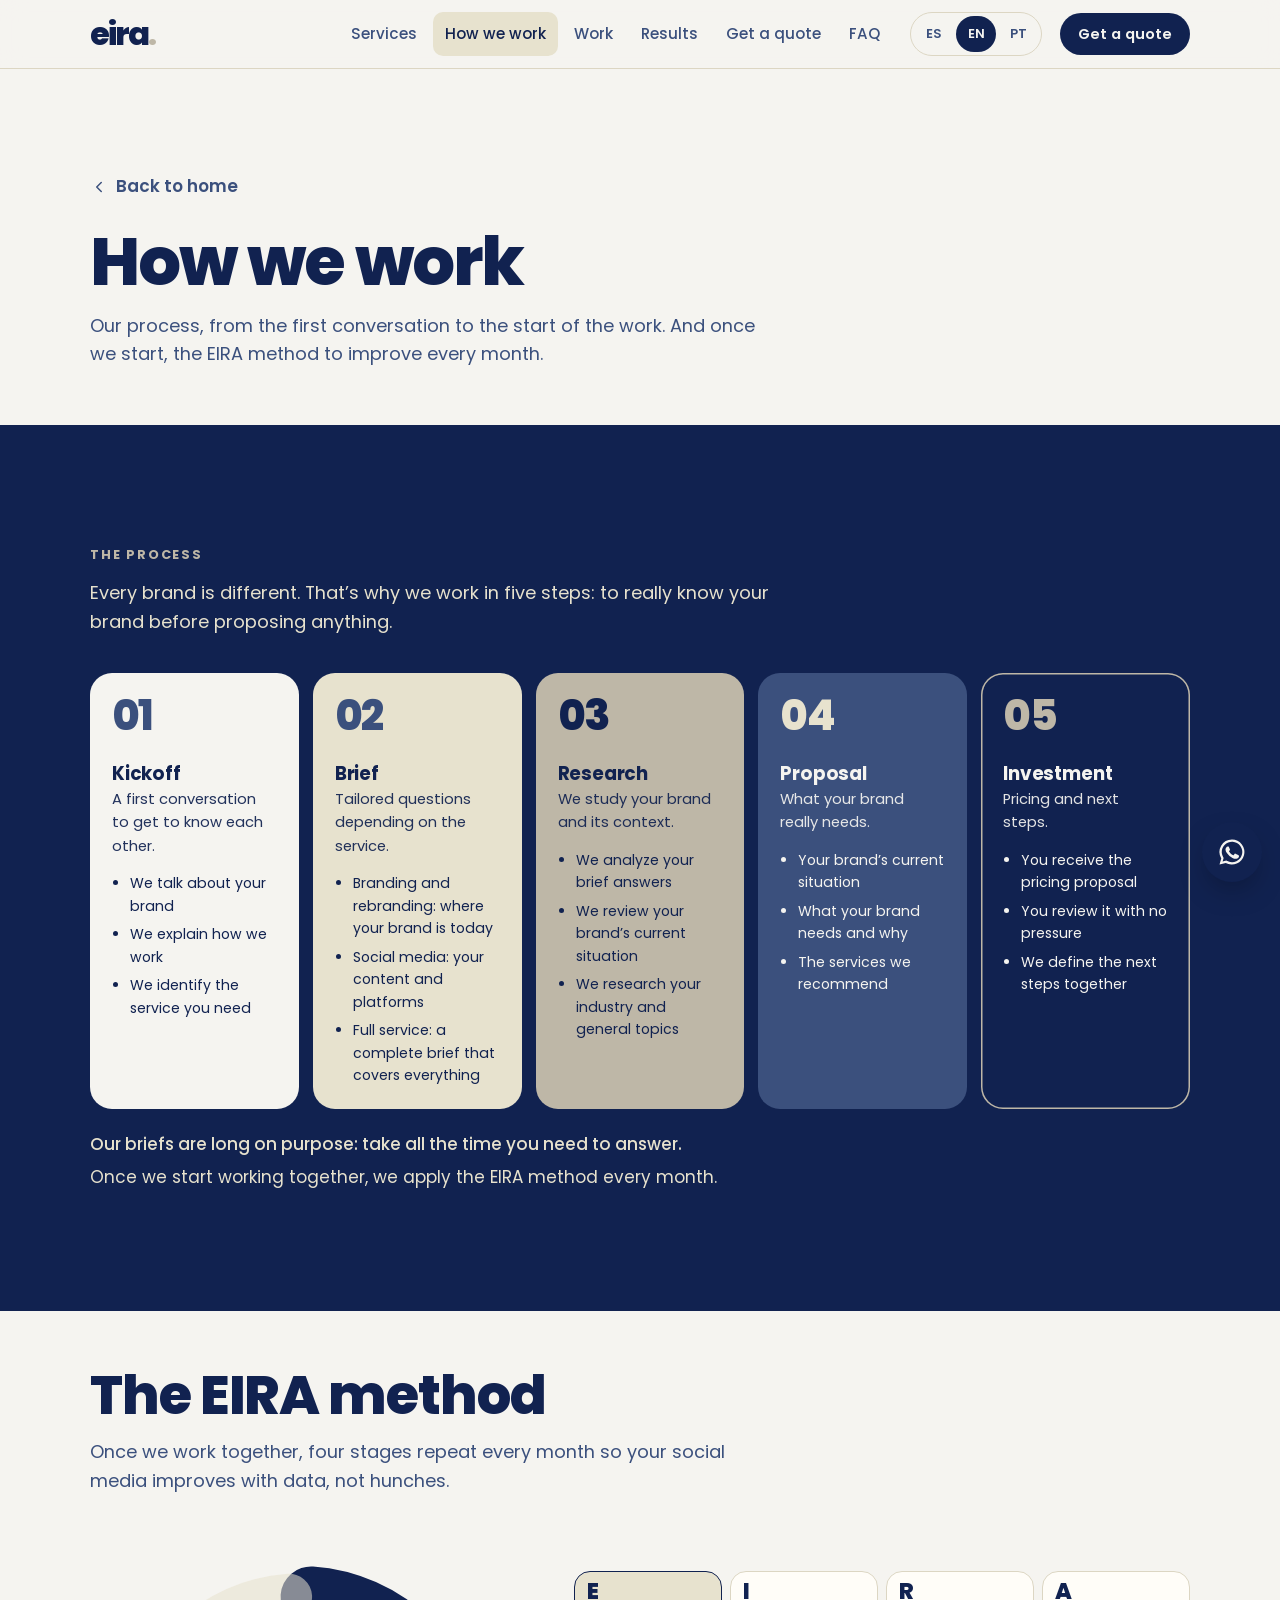
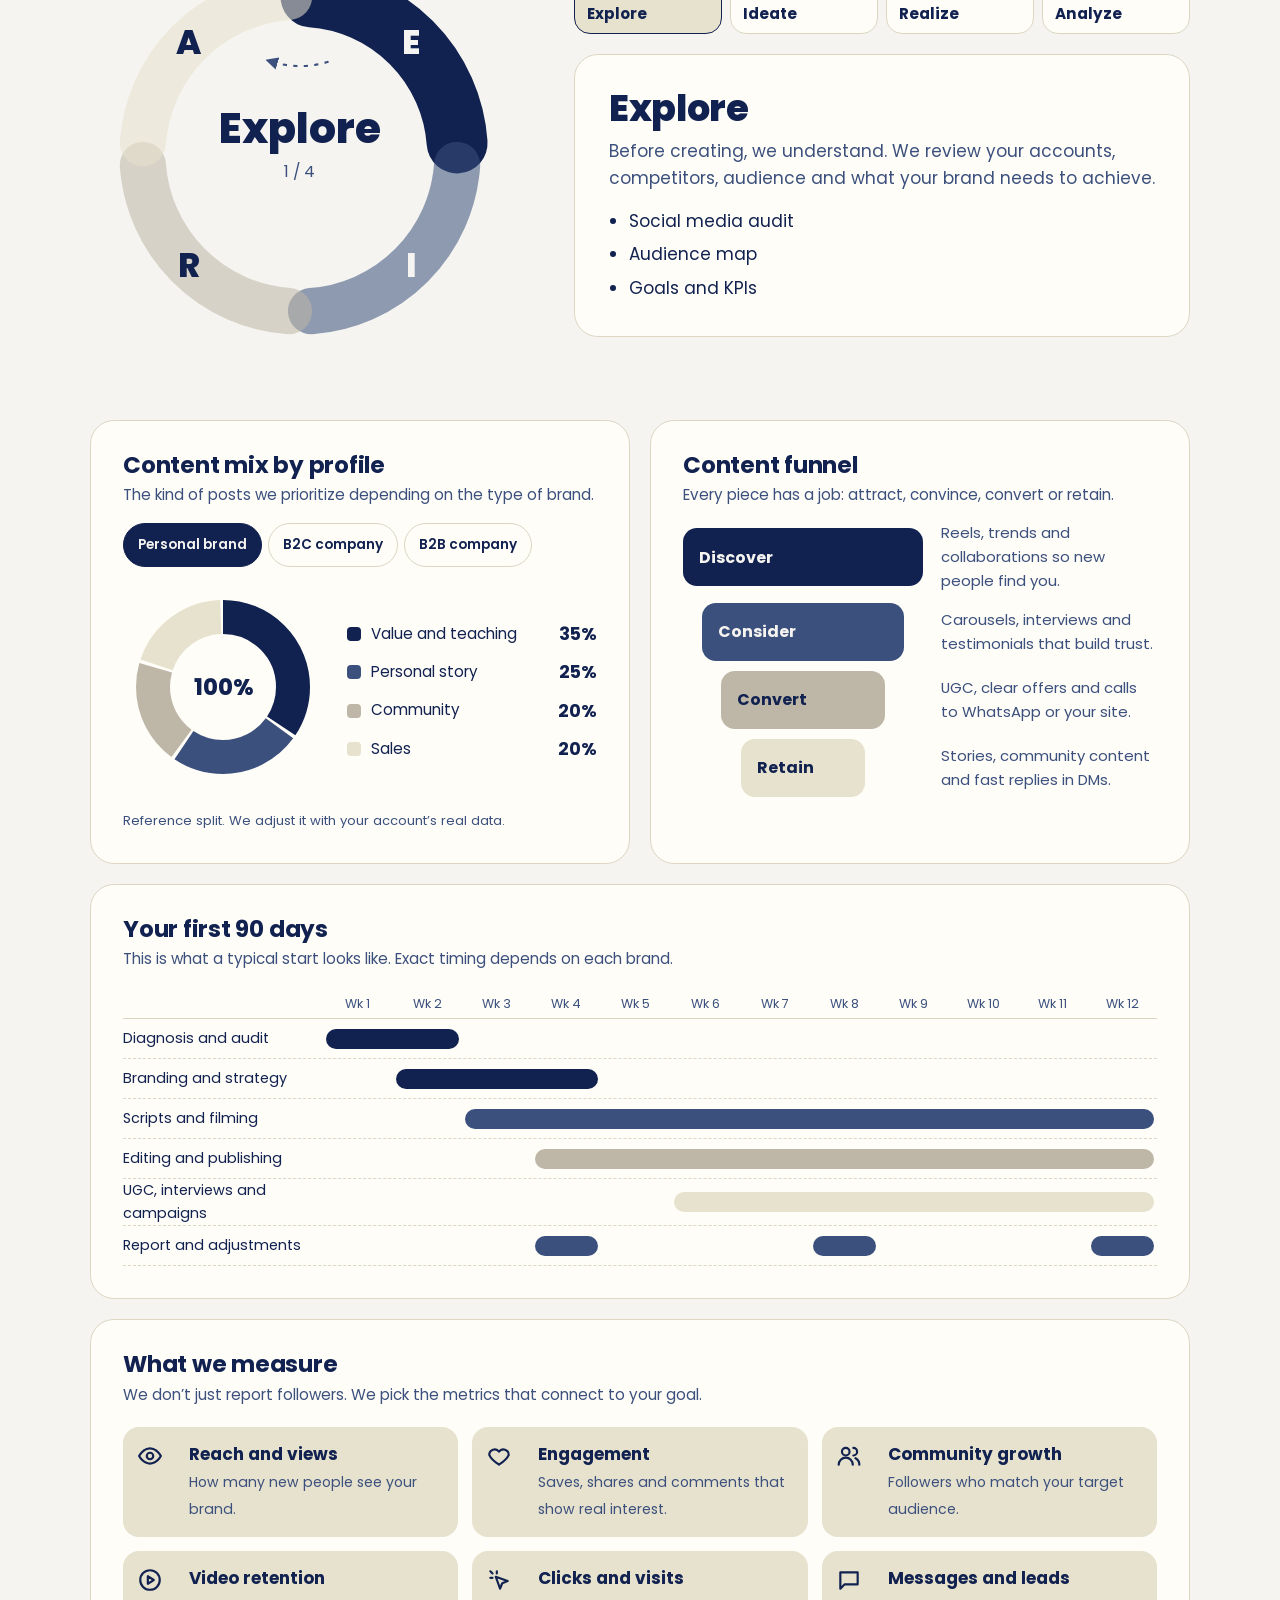
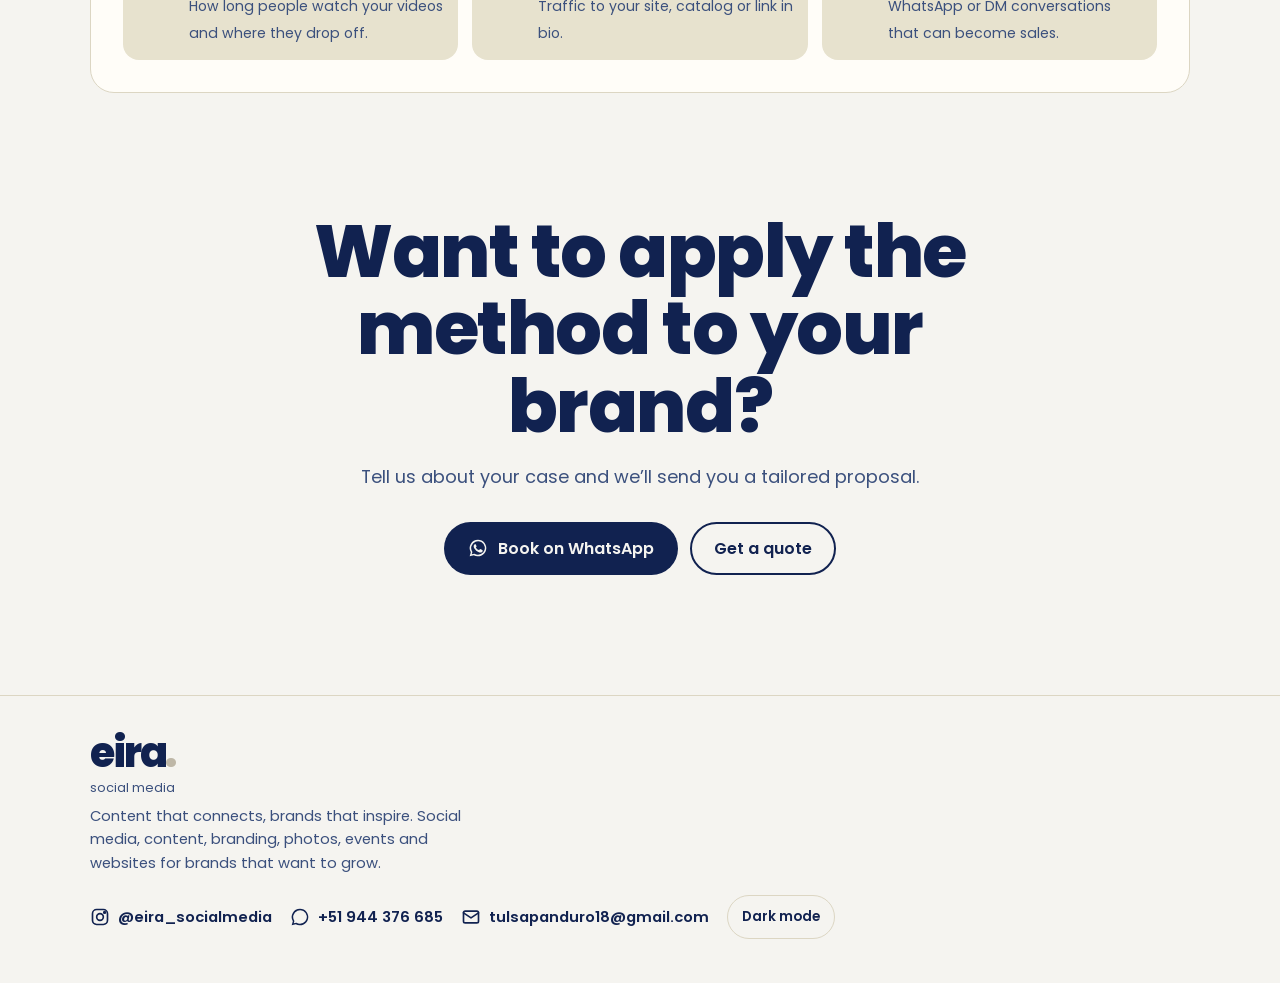
<file: metodologia.html>
<!DOCTYPE html><html lang="es"><head>
<meta charset="utf-8">
<meta name="color-scheme" content="light dark">
<meta name="viewport" content="width=device-width, initial-scale=1, viewport-fit=cover">
<title>Cómo trabajamos | eira social media</title>
<meta name="description" content="Eira Social Media: estrategia de contenido, branding, producción audiovisual y contenido para marcas. Contenido que conecta, marcas que inspiran.">
<meta property="og:title" content="Eira Social Media">
<meta property="og:description" content="Eira Social Media: estrategia de contenido, branding, producción audiovisual y contenido para marcas. Contenido que conecta, marcas que inspiran.">
<meta property="og:image" content="logo.png">
<meta property="og:type" content="website">
<link rel="preconnect" href="https://fonts.googleapis.com">
<link rel="preconnect" href="https://fonts.gstatic.com" crossorigin="">
<link href="https://fonts.googleapis.com/css2?family=Poppins:wght@400;500;600;700;800&amp;display=swap" rel="stylesheet">
<link rel="icon" href="favicon.png">
<link rel="apple-touch-icon" href="apple-touch-icon.png">
<meta name="theme-color" content="#112250">
<link rel="stylesheet" href="eira-estilos.css">
</head>
<body>

<header class="top">
  <div class="wrap bar">
    <a class="logo" href="index.html" aria-label="Eira Social Media"><span class="wm">eira<span class="dot">.</span></span></a>
    <nav class="links" id="nav">
      <a href="index.html#servicios" data-i18n="nav.services">Servicios</a>
      <a href="metodologia.html" aria-current="page" data-i18n="nav.method">Cómo trabajamos</a>
      <a href="index.html#trabajos" data-i18n="nav.work">Trabajos</a>
      <a href="index.html#resultados" data-i18n="nav.results">Resultados</a>
      <a href="index.html#cotizar" data-i18n="nav.quote">Cotizar</a>
      <a href="index.html#faq" data-i18n="nav.faq">Preguntas</a>
    </nav>
    <div class="lang" role="group" aria-label="Idioma / Language / Idioma">
      <button type="button" data-lang="es" aria-pressed="true">ES</button>
      <button type="button" data-lang="en" aria-pressed="false">EN</button>
      <button type="button" data-lang="pt" aria-pressed="false">PT</button>
    </div>
    <a class="btn btn-primary" href="index.html#cotizar" data-i18n="nav.cta">Cotiza tu proyecto</a>
    <button class="menu-btn" type="button" aria-expanded="false" aria-controls="nav" aria-label="Menu">
      <svg width="22" height="22" viewBox="0 0 24 24" fill="none" stroke="currentColor" stroke-width="2" stroke-linecap="round" aria-hidden="true"><path d="M4 7h16M4 12h16M4 17h16"></path></svg>
    </button>
  </div>
</header>

<main id="inicio">
  <section class="page-hero">
    <div class="wrap">
      <a class="back-link" href="index.html"><svg width="18" height="18" viewBox="0 0 24 24" fill="none" stroke="currentColor" stroke-width="2" stroke-linecap="round" stroke-linejoin="round" aria-hidden="true"><path d="M15 18l-6-6 6-6"></path></svg><span data-i18n="mp.back">Volver al inicio</span></a>
      <h1 data-i18n="mp.title" data-dot="">Cómo trabajamos</h1>
      <p class="lede" data-i18n="mp.sub">Nuestro proceso, desde la primera conversación hasta el inicio del trabajo. Y cuando empezamos, el Método EIRA para mejorar cada mes.</p>
    </div>
  </section>
  <section id="proceso" class="proc-band" style="margin-top:clamp(32px,5vw,56px)">
    <div class="wrap">
      <p class="kick" data-i18n="proc.kicker">El proceso</p>
      <p class="lede" data-i18n="proc.sub">Cada marca es diferente. Por eso trabajamos en cinco pasos: para conocer bien tu marca antes de proponerte algo.</p>
      <div class="process" id="process"><article class="pstep" style="background:#F5F4F0;color:#112250">
    <b class="pnum" style="color:#3B507D">01</b><h3>Kickoff</h3><p>Una primera conversación para conocernos.</p>
    <ul><li>Conversamos sobre tu marca</li><li>Te contamos cómo trabajamos</li><li>Identificamos el servicio que necesitas</li></ul></article><article class="pstep" style="background:#E7E2CE;color:#112250">
    <b class="pnum" style="color:#3B507D">02</b><h3>Brief</h3><p>Preguntas a medida según el servicio.</p>
    <ul><li>Branding y rebranding: la situación actual de tu marca</li><li>Redes sociales: tu contenido y tus plataformas</li><li>Servicio integral: un brief completo que lo cubre todo</li></ul></article><article class="pstep" style="background:#BEB7A7;color:#112250">
    <b class="pnum" style="color:#112250">03</b><h3>Investigación</h3><p>Indagamos tu marca y su entorno.</p>
    <ul><li>Analizamos tus respuestas al brief</li><li>Revisamos la situación actual de tu marca</li><li>Investigamos tu sector y temas generales</li></ul></article><article class="pstep" style="background:#3B507D;color:#F5F4F0">
    <b class="pnum" style="color:#E7E2CE">04</b><h3>Propuesta</h3><p>Lo que tu marca realmente necesita.</p>
    <ul><li>La situación actual de tu marca</li><li>Qué necesita tu marca y por qué</li><li>Los servicios que te recomendamos</li></ul></article><article class="pstep" style="background:#112250;color:#F5F4F0;box-shadow:inset 0 0 0 1.5px #BEB7A7">
    <b class="pnum" style="color:#BEB7A7">05</b><h3>Inversión</h3><p>Propuesta económica y próximos pasos.</p>
    <ul><li>Recibes la propuesta económica</li><li>La evalúas sin presión</li><li>Definimos juntos los próximos pasos</li></ul></article></div>
      <p class="proc-note" data-i18n="proc.note">Nuestros briefs son largos a propósito: tómate el tiempo que necesites para responder.</p>
      <p class="proc-eira" data-i18n="proc.eira">Una vez que empezamos a trabajar juntos, aplicamos el Método EIRA cada mes.</p>
    </div>
  </section>

  <section id="metodo" style="padding-top:clamp(32px,5vw,56px)">
    <div class="wrap">
      <h2 data-i18n="m.title" data-dot="">Método EIRA</h2>
      <p class="lede" data-i18n="m.sub">Cuando ya trabajamos juntos, cuatro etapas que se repiten cada mes para que tus redes mejoren con datos y no por intuición.</p>
      <div class="eira-grid">
        <div class="cycle" id="cycle"><svg viewBox="0 0 400 400" role="img" aria-label="Método EIRA">
   <path class="seg" data-i="0" d="M210.49 50.37 A150 150 0 0 1 349.63 189.51" stroke="var(--c1)" stroke-width="58" fill="none" stroke-linecap="round" opacity="1"></path><path class="seg" data-i="1" d="M349.63 210.49 A150 150 0 0 1 210.49 349.63" stroke="var(--c2)" stroke-width="44" fill="none" stroke-linecap="round" opacity="0.55"></path><path class="seg" data-i="2" d="M189.51 349.63 A150 150 0 0 1 50.37 210.49" stroke="var(--c3)" stroke-width="44" fill="none" stroke-linecap="round" opacity="0.55"></path><path class="seg" data-i="3" d="M50.37 189.51 A150 150 0 0 1 189.51 50.37" stroke="var(--c4)" stroke-width="44" fill="none" stroke-linecap="round" opacity="0.55"></path><text x="306.06601717798213" y="104.93398282201788" text-anchor="middle" font-family="Poppins, sans-serif" font-weight="800" font-size="32" fill="var(--t1)" pointer-events="none">E</text><text x="306.06601717798213" y="317.06601717798213" text-anchor="middle" font-family="Poppins, sans-serif" font-weight="800" font-size="32" fill="var(--t2)" pointer-events="none">I</text><text x="93.93398282201788" y="317.06601717798213" text-anchor="middle" font-family="Poppins, sans-serif" font-weight="800" font-size="32" fill="var(--t3)" pointer-events="none">R</text><text x="93.93398282201785" y="104.93398282201788" text-anchor="middle" font-family="Poppins, sans-serif" font-weight="800" font-size="32" fill="var(--t4)" pointer-events="none">A</text>
   <defs><marker id="ah" viewBox="0 0 10 10" refX="5" refY="5" markerWidth="6" markerHeight="6" orient="auto"><path d="M0 0L10 5L0 10z" fill="var(--ink-2)"></path></marker></defs>
   <path d="M227.19 112.11 A92 92 0 0 1 172.81 112.11" stroke="var(--ink-2)" stroke-width="2" fill="none" stroke-dasharray="4 6" marker-end="url(#ah)"></path>
   <text x="200" y="190" text-anchor="middle" font-family="Poppins, sans-serif" font-weight="800" font-size="40" fill="var(--ink)">Escuchar</text>
   <text x="200" y="222" text-anchor="middle" font-family="Poppins, sans-serif" font-size="15" fill="var(--ink-2)">1 / 4</text>
  </svg></div>
        <div>
          <div class="step-btns" id="stepBtns" role="group"><button type="button" aria-pressed="true" data-i="0"><b>E</b>Escuchar</button><button type="button" aria-pressed="false" data-i="1"><b>I</b>Idear</button><button type="button" aria-pressed="false" data-i="2"><b>R</b>Realizar</button><button type="button" aria-pressed="false" data-i="3"><b>A</b>Analizar</button></div>
          <div class="step-detail" id="stepDetail" aria-live="polite"><h3>Escuchar</h3><p>Antes de crear, entendemos. Revisamos tus cuentas, tu competencia, tu público y lo que tu marca necesita lograr.</p><ul><li>Auditoría de redes</li><li>Mapa de audiencia</li><li>Objetivos y KPIs</li></ul></div>
        </div>
      </div>

      <div class="charts">
        <div class="card">
          <h3 data-i18n="m.mixTitle">Mezcla de contenido según tu perfil</h3>
          <p class="sub" data-i18n="m.mixSub">Qué tipo de publicaciones priorizamos según el tipo de marca.</p>
          <div class="mini-tabs" id="mixTabs" role="group"><button type="button" aria-pressed="true" data-i="0">Marca personal</button><button type="button" aria-pressed="false" data-i="1">Empresa B2C</button><button type="button" aria-pressed="false" data-i="2">Empresa B2B</button></div>
          <div class="donut-wrap">
            <div id="donut"><svg viewBox="0 0 200 200" role="img" aria-label="Marca personal"><circle cx="100" cy="100" r="70" fill="none" stroke="var(--c1)" stroke-width="34" stroke-dasharray="150.93804002589985 288.88493147667117" stroke-dashoffset="0" transform="rotate(-90 100 100)"></circle><circle cx="100" cy="100" r="70" fill="none" stroke="var(--c2)" stroke-width="34" stroke-dasharray="106.95574287564276 332.8672286269283" stroke-dashoffset="-153.93804002589985" transform="rotate(-90 100 100)"></circle><circle cx="100" cy="100" r="70" fill="none" stroke="var(--c3)" stroke-width="34" stroke-dasharray="84.9645943005142 354.85837720205683" stroke-dashoffset="-263.89378290154264" transform="rotate(-90 100 100)"></circle><circle cx="100" cy="100" r="70" fill="none" stroke="var(--c4)" stroke-width="34" stroke-dasharray="84.9645943005142 354.85837720205683" stroke-dashoffset="-351.85837720205683" transform="rotate(-90 100 100)"></circle><text x="100" y="108" text-anchor="middle" font-family="Poppins, sans-serif" font-weight="800" font-size="22" fill="var(--ink)">100%</text></svg></div>
            <ul class="legend" id="legend"><li><i style="background:var(--c1)"></i><span>Valor y enseñanza</span><b>35%</b></li><li><i style="background:var(--c2)"></i><span>Historia personal</span><b>25%</b></li><li><i style="background:var(--c3)"></i><span>Comunidad</span><b>20%</b></li><li><i style="background:var(--c4)"></i><span>Venta</span><b>20%</b></li></ul>
          </div>
          <p class="note" data-i18n="m.ref">Distribución referencial. La ajustamos con los datos reales de tu cuenta.</p>
        </div>
        <div class="card">
          <h3 data-i18n="m.funTitle">Embudo de contenido</h3>
          <p class="sub" data-i18n="m.funSub">Cada pieza cumple un rol: atraer, convencer, convertir o fidelizar.</p>
          <div id="funnel" style="margin-top:14px"><div class="funnel-row"><div class="funnel-bar" style="width:100%;background:var(--c1);color:var(--t1)">Descubrir</div><p>Reels, tendencias y colaboraciones para que nuevas personas te conozcan.</p></div><div class="funnel-row"><div class="funnel-bar" style="width:84%;background:var(--c2);color:var(--t2)">Considerar</div><p>Carruseles, entrevistas y testimonios que generan confianza.</p></div><div class="funnel-row"><div class="funnel-bar" style="width:68%;background:var(--c3);color:var(--t3)">Convertir</div><p>UGC, ofertas claras y llamados a WhatsApp o a tu web.</p></div><div class="funnel-row"><div class="funnel-bar" style="width:52%;background:var(--c4);color:var(--t4)">Fidelizar</div><p>Stories, contenido de comunidad y respuesta rápida en mensajes.</p></div></div>
        </div>
        <div class="card wide">
          <h3 data-i18n="m.ganttTitle">Tus primeros 90 días</h3>
          <p class="sub" data-i18n="m.ganttSub">Así se ve normalmente el arranque. Los tiempos exactos dependen de cada marca.</p>
          <div class="scroll-x"><div class="gantt" id="gantt"><div class="gantt-row head"><span></span><span>Sem 1</span><span>Sem 2</span><span>Sem 3</span><span>Sem 4</span><span>Sem 5</span><span>Sem 6</span><span>Sem 7</span><span>Sem 8</span><span>Sem 9</span><span>Sem 10</span><span>Sem 11</span><span>Sem 12</span></div><div class="gantt-row"><span style="grid-row:1;grid-column:1;padding-right:10px">Diagnóstico y auditoría</span><span class="gbar" style="grid-row:1;grid-column:2/4;background:var(--c1);margin:0 3px"></span></div><div class="gantt-row"><span style="grid-row:1;grid-column:1;padding-right:10px">Branding y estrategia</span><span class="gbar" style="grid-row:1;grid-column:3/6;background:var(--c1);margin:0 3px"></span></div><div class="gantt-row"><span style="grid-row:1;grid-column:1;padding-right:10px">Guiones y grabación</span><span class="gbar" style="grid-row:1;grid-column:4/14;background:var(--c2);margin:0 3px"></span></div><div class="gantt-row"><span style="grid-row:1;grid-column:1;padding-right:10px">Edición y publicación</span><span class="gbar" style="grid-row:1;grid-column:5/14;background:var(--c3);margin:0 3px"></span></div><div class="gantt-row"><span style="grid-row:1;grid-column:1;padding-right:10px">UGC, entrevistas y campañas</span><span class="gbar" style="grid-row:1;grid-column:7/14;background:var(--c4);margin:0 3px"></span></div><div class="gantt-row"><span style="grid-row:1;grid-column:1;padding-right:10px">Reporte y ajustes</span><span class="gbar" style="grid-row:1;grid-column:5/6;background:var(--c2);margin:0 3px"></span><span class="gbar" style="grid-row:1;grid-column:9/10;background:var(--c2);margin:0 3px"></span><span class="gbar" style="grid-row:1;grid-column:13/14;background:var(--c2);margin:0 3px"></span></div></div></div>
        </div>
        <div class="card wide">
          <h3 data-i18n="m.kpiTitle">Lo que medimos</h3>
          <p class="sub" data-i18n="m.kpiSub">No reportamos solo seguidores. Elegimos las métricas que se conectan con tu objetivo.</p>
          <div class="kpis" id="kpis"><div class="kpi"><svg viewBox="0 0 24 24" fill="none" stroke="currentColor" stroke-width="2" stroke-linecap="round" aria-hidden="true"><path d="M2 12s3.5-7 10-7 10 7 10 7-3.5 7-10 7S2 12 2 12Z"></path><circle cx="12" cy="12" r="3"></circle></svg><div><b>Alcance y visualizaciones</b><span>Cuántas personas nuevas ven tu marca.</span></div></div><div class="kpi"><svg viewBox="0 0 24 24" fill="none" stroke="currentColor" stroke-width="2" stroke-linecap="round" stroke-linejoin="round" aria-hidden="true"><path d="M12 20s-7-4.4-9-9a5 5 0 0 1 9-3 5 5 0 0 1 9 3c-2 4.6-9 9-9 9Z"></path></svg><div><b>Interacción</b><span>Guardados, compartidos y comentarios que muestran interés real.</span></div></div><div class="kpi"><svg viewBox="0 0 24 24" fill="none" stroke="currentColor" stroke-width="2" stroke-linecap="round" aria-hidden="true"><circle cx="9" cy="8" r="3.5"></circle><path d="M2.5 20a6.5 6.5 0 0 1 13 0"></path><path d="M16 4.5a3.5 3.5 0 0 1 0 7M18 14a6.5 6.5 0 0 1 3.5 6"></path></svg><div><b>Crecimiento de comunidad</b><span>Seguidores que encajan con tu público objetivo.</span></div></div><div class="kpi"><svg viewBox="0 0 24 24" fill="none" stroke="currentColor" stroke-width="2" stroke-linecap="round" stroke-linejoin="round" aria-hidden="true"><circle cx="12" cy="12" r="9"></circle><path d="M10 8.5v7l5.5-3.5L10 8.5Z"></path></svg><div><b>Retención de video</b><span>Cuánto tiempo ven tus videos y en qué momento los dejan.</span></div></div><div class="kpi"><svg viewBox="0 0 24 24" fill="none" stroke="currentColor" stroke-width="2" stroke-linecap="round" stroke-linejoin="round" aria-hidden="true"><path d="M9 9l11 4-5 2-2 5-4-11Z"></path><path d="M4 4l2 2M4 10h2M10 4v2"></path></svg><div><b>Clics y visitas</b><span>Tráfico hacia tu web, catálogo o enlace en bio.</span></div></div><div class="kpi"><svg viewBox="0 0 24 24" fill="none" stroke="currentColor" stroke-width="2" stroke-linecap="round" stroke-linejoin="round" aria-hidden="true"><path d="M4 5h16v11H8l-4 4V5Z"></path></svg><div><b>Mensajes y leads</b><span>Conversaciones por WhatsApp o DM que pueden convertirse en ventas.</span></div></div></div>
        </div>
      </div>
    </div>
  </section>

  <section class="final" style="padding-top:0">
    <div class="wrap">
      <h2 data-i18n="mp.ctaTitle" data-dot="">¿Quieres aplicar el método a tu marca?</h2>
      <p class="lede" data-i18n="mp.ctaSub">Cuéntanos tu caso y te enviamos una propuesta a tu medida.</p>
      <div class="hero-ctas">
        <a class="btn btn-wa wa-link" href="https://wa.me/51944376685?text=Hola%20Eira%2C%20quiero%20informaci%C3%B3n%20sobre%20sus%20servicios" target="_blank" rel="noopener">
          <svg viewBox="0 0 24 24" fill="currentColor" aria-hidden="true"><path d="M12 2a10 10 0 0 0-8.6 15.1L2 22l5-1.3A10 10 0 1 0 12 2Zm0 18.2a8.2 8.2 0 0 1-4.2-1.2l-.3-.2-3 .8.8-2.9-.2-.3A8.2 8.2 0 1 1 12 20.2Zm4.5-6.1c-.2-.1-1.5-.7-1.7-.8s-.4-.1-.6.1-.7.8-.8 1-.3.2-.5.1a6.7 6.7 0 0 1-3.3-2.9c-.3-.4.3-.4.7-1.3a.5.5 0 0 0 0-.5l-.8-1.8c-.2-.5-.4-.4-.6-.4h-.5a1 1 0 0 0-.7.3 3 3 0 0 0-.9 2.2 5.2 5.2 0 0 0 1.1 2.7 11.8 11.8 0 0 0 4.5 4c1.7.7 2.4.8 3.2.6a2.8 2.8 0 0 0 1.8-1.3 2.3 2.3 0 0 0 .2-1.3c-.1-.1-.3-.2-.5-.3Z"></path></svg>
          <span data-i18n="end.cta">Agendar por WhatsApp</span>
        </a>
        <a class="btn btn-ghost" href="index.html#cotizar" data-i18n="hero.cta1">Cotiza tu proyecto</a>
      </div>
    </div>
  </section>
</main>

<footer>
  <div class="wrap foot">
    <div>
      <div class="logo"><span><span class="wm">eira<span class="dot">.</span></span><span class="wm-sub">social media</span></span></div>
      <p data-i18n="foot.tag" style="margin-top:6px;max-width:44ch">Contenido que conecta, marcas que inspiran. Redes, contenido, branding, fotos, eventos y webs para marcas que quieren crecer.</p>
    </div>
    <div class="foot-links">
      <a href="https://www.instagram.com/eira_socialmedia/" target="_blank" rel="noopener">
        <svg width="20" height="20" viewBox="0 0 24 24" fill="none" stroke="currentColor" stroke-width="2" aria-hidden="true"><rect x="3" y="3" width="18" height="18" rx="5"></rect><circle cx="12" cy="12" r="4"></circle><circle cx="17.5" cy="6.5" r="1" fill="currentColor"></circle></svg>
        @eira_socialmedia
      </a>
      <a class="wa-link" href="https://wa.me/51944376685?text=Hola%20Eira%2C%20quiero%20informaci%C3%B3n%20sobre%20sus%20servicios" target="_blank" rel="noopener">
        <svg width="20" height="20" viewBox="0 0 24 24" fill="currentColor" aria-hidden="true"><path d="M12 2a10 10 0 0 0-8.6 15.1L2 22l5-1.3A10 10 0 1 0 12 2Zm0 18.2a8.2 8.2 0 0 1-4.2-1.2l-.3-.2-3 .8.8-2.9-.2-.3A8.2 8.2 0 1 1 12 20.2Z"></path></svg>
        +51 944 376 685
      </a>
      <a href="mailto:tulsapanduro18@gmail.com">
        <svg width="20" height="20" viewBox="0 0 24 24" fill="none" stroke="currentColor" stroke-width="2" stroke-linecap="round" stroke-linejoin="round" aria-hidden="true"><rect x="3" y="5" width="18" height="14" rx="2"></rect><path d="m3 7 9 6 9-6"></path></svg>
        tulsapanduro18@gmail.com
      </a>
      <button class="theme-btn" type="button" id="themeBtn">Modo oscuro</button>
    </div>
  </div>
</footer>

<a class="wa-float wa-link" href="https://wa.me/51944376685?text=Hola%20Eira%2C%20quiero%20informaci%C3%B3n%20sobre%20sus%20servicios" target="_blank" rel="noopener" aria-label="WhatsApp">
  <svg viewBox="0 0 24 24" fill="currentColor" aria-hidden="true"><path d="M12 2a10 10 0 0 0-8.6 15.1L2 22l5-1.3A10 10 0 1 0 12 2Zm0 18.2a8.2 8.2 0 0 1-4.2-1.2l-.3-.2-3 .8.8-2.9-.2-.3A8.2 8.2 0 1 1 12 20.2Zm4.5-6.1c-.2-.1-1.5-.7-1.7-.8s-.4-.1-.6.1-.7.8-.8 1-.3.2-.5.1a6.7 6.7 0 0 1-3.3-2.9c-.3-.4.3-.4.7-1.3a.5.5 0 0 0 0-.5l-.8-1.8c-.2-.5-.4-.4-.6-.4h-.5a1 1 0 0 0-.7.3 3 3 0 0 0-.9 2.2 5.2 5.2 0 0 0 1.1 2.7 11.8 11.8 0 0 0 4.5 4c1.7.7 2.4.8 3.2.6a2.8 2.8 0 0 0 1.8-1.3 2.3 2.3 0 0 0 .2-1.3c-.1-.1-.3-.2-.5-.3Z"></path></svg>
</a>

<script src="eira-web.js"></script>


</body></html>
</file>
<file: eira-estilos.css>
:root{
  --ground:#F5F4F0; --surface:#FFFDF8; --surface-2:#E7E2CE;
  --ink:#112250; --ink-2:#3B507D; --line:#DCD6C3;
  --violet:#112250; --violet-ink:#F5F4F0; --violet-soft:#E7E2CE;
  --navy:#112250; --cream:#F5F4F0; --dot:#3B507D;
  --c1:#112250; --c2:#3B507D; --c3:#BEB7A7; --c4:#E7E2CE;
  --t1:#F5F4F0; --t2:#F5F4F0; --t3:#112250; --t4:#112250;
  --wa:#112250; --wa-ink:#F5F4F0; --header-bg:rgba(245,244,240,.92); --svc-bg:#112250;
  --display:"Poppins", "Segoe UI", system-ui, sans-serif;
  --body:"Poppins", "Segoe UI", system-ui, -apple-system, sans-serif;
  color-scheme: light;
  box-sizing:border-box;
  padding-top:env(safe-area-inset-top,0px);
  padding-bottom:env(safe-area-inset-bottom,0px);
}
@media (prefers-color-scheme: dark){
  :root:not([data-theme="light"]){
    --ground:#0B1736; --surface:#112250; --surface-2:#1A2C5E;
    --ink:#F5F4F0; --ink-2:#CFC9B8; --line:#2C3F70;
    --violet:#F5F4F0; --violet-ink:#112250; --violet-soft:#3B507D;
    --c1:#F5F4F0; --c2:#E7E2CE; --c3:#BEB7A7; --c4:#3B507D;
    --t1:#112250; --t2:#112250; --t3:#112250; --t4:#F5F4F0;
    --wa:#F5F4F0; --wa-ink:#112250; --header-bg:rgba(11,23,54,.92); --svc-bg:#112250;
    color-scheme: dark;
  }
}
:root[data-theme="dark"]{
  --ground:#0B1736; --surface:#112250; --surface-2:#1A2C5E;
    --ink:#F5F4F0; --ink-2:#CFC9B8; --line:#2C3F70;
    --violet:#F5F4F0; --violet-ink:#112250; --violet-soft:#3B507D;
    --c1:#F5F4F0; --c2:#E7E2CE; --c3:#BEB7A7; --c4:#3B507D;
    --t1:#112250; --t2:#112250; --t3:#112250; --t4:#F5F4F0;
    --wa:#F5F4F0; --wa-ink:#112250; --header-bg:rgba(11,23,54,.92); --svc-bg:#112250;
    color-scheme: dark;
}
*,*::before,*::after{box-sizing:border-box}
html{scroll-behavior:smooth;scroll-padding-top:calc(env(safe-area-inset-top,0px) + 76px)}
@media (prefers-reduced-motion: reduce){html{scroll-behavior:auto}*{animation:none!important;transition:none!important}}
body{margin:0;background:var(--ground);color:var(--ink);font-family:var(--body);font-size:17px;line-height:1.6;-webkit-font-smoothing:antialiased}
body::before{content:"";position:fixed;inset:0 0 auto;height:env(safe-area-inset-top,0px);z-index:60;background:var(--ground)}
img,svg{max-width:100%}
a{color:inherit}
:focus-visible{outline:3px solid var(--violet);outline-offset:3px;border-radius:6px}
.wrap{width:100%;max-width:1180px;margin:0 auto;padding:0 clamp(18px,4vw,40px)}
h1,h2,h3{font-family:var(--display);line-height:1.05;margin:0;letter-spacing:-.02em}
h2{font-size:clamp(2rem,4.6vw,3.4rem);font-weight:800}
h3{font-size:1.35rem;font-weight:700;letter-spacing:-.01em}
p{margin:0}
.lede{color:var(--ink-2);font-size:1.12rem;max-width:62ch;margin-top:14px}
section{padding:clamp(64px,10vw,120px) 0}
.btn{display:inline-flex;align-items:center;justify-content:center;gap:10px;min-height:48px;padding:12px 22px;border-radius:999px;font:600 1rem var(--body);text-decoration:none;border:2px solid transparent;cursor:pointer;transition:transform .15s ease, background .15s ease}
.btn:active{transform:scale(.98)}
.btn-primary{background:var(--violet);color:var(--violet-ink)}
.btn-primary:hover{filter:brightness(1.08)}
.btn-ghost{background:transparent;color:var(--ink);border-color:var(--ink)}
.btn-ghost:hover{background:var(--ink);color:var(--ground)}
.btn-wa{background:var(--wa);color:var(--wa-ink)}
.btn svg{width:20px;height:20px;flex:none}

/* header */
header.top{position:sticky;top:env(safe-area-inset-top,0px);z-index:50;background:var(--header-bg);backdrop-filter:blur(12px);-webkit-backdrop-filter:blur(12px);border-bottom:1px solid var(--line)}
.bar{display:flex;align-items:center;gap:18px;height:68px}
.logo{font-family:var(--display);text-decoration:none;display:flex;align-items:center;gap:10px;color:var(--ink)}
.logo small{white-space:nowrap;font-family:var(--body);font-weight:500;font-size:.78rem;color:var(--ink-2);letter-spacing:0}
.logo .flake{color:var(--violet)}
nav.links{display:flex;gap:4px;margin-left:auto}
nav.links a{text-decoration:none;font-weight:500;font-size:.95rem;padding:10px 12px;border-radius:10px;color:var(--ink-2)}
nav.links a:hover{color:var(--ink);background:var(--surface-2)}
.lang{display:flex;border:1.5px solid var(--line);border-radius:999px;padding:3px;gap:2px}
.lang button{border:0;background:transparent;color:var(--ink-2);font:600 .8rem var(--body);min-width:40px;min-height:36px;border-radius:999px;cursor:pointer}
.lang button[aria-pressed="true"]{background:var(--ink);color:var(--ground)}
.bar .btn{min-height:42px;padding:8px 16px;font-size:.92rem}
.menu-btn{display:none;margin-left:auto;background:transparent;border:1.5px solid var(--line);border-radius:12px;width:46px;height:46px;color:var(--ink);cursor:pointer}
@media (max-width:980px){
  .logo small{display:none}
  nav.links{display:none;position:absolute;top:68px;left:0;right:0;flex-direction:column;background:var(--ground);padding:10px 18px 18px;border-bottom:1px solid var(--line)}
  nav.links.open{display:flex}
  nav.links a{padding:14px 12px;font-size:1.05rem}
  .menu-btn{display:inline-flex;align-items:center;justify-content:center}
  .bar .btn{display:none}
}

/* hero */
.hero{padding:clamp(40px,7vw,90px) 0 clamp(56px,8vw,100px)}
.hero-grid{display:grid;grid-template-columns:1.15fr .85fr;gap:clamp(32px,5vw,72px);align-items:center}
.hero h1{font-size:clamp(2.5rem,6vw,4.8rem);font-weight:800;letter-spacing:-.035em}
.hero .lede{font-size:clamp(1.05rem,1.6vw,1.25rem);margin-top:22px}
.hero-ctas{display:flex;flex-wrap:wrap;gap:12px;margin-top:30px}
.hero-note{margin-top:18px;font-size:.92rem;color:var(--ink-2);display:flex;gap:10px;align-items:flex-start;max-width:52ch}
.hero-note svg{flex:none;margin-top:3px;color:var(--violet)}
.feed{display:grid;grid-template-columns:repeat(3,1fr);gap:8px;background:var(--surface);padding:14px;border-radius:28px;border:1px solid var(--line);box-shadow:0 30px 60px -30px rgba(17,34,80,.45)}
.feed-head{grid-column:1/-1;display:flex;align-items:center;gap:12px;padding:4px 4px 10px}
.avatar{width:46px;height:46px;border-radius:50%;box-shadow:0 0 0 2px var(--navy)}
.feed-head b{display:block;font-size:.95rem}
.feed-head span{font-size:.8rem;color:var(--ink-2)}
.tile{aspect-ratio:4/5;border-radius:12px;position:relative;overflow:hidden;display:flex;align-items:flex-end;padding:8px;font:600 .72rem var(--body);opacity:0;transform:translateY(10px) scale(.96);animation:tileIn .5s cubic-bezier(.2,.8,.2,1) forwards}
.tile span{background:rgba(245,244,240,.92);color:#112250;padding:3px 8px;border-radius:999px}
.tile svg{position:absolute;top:8px;right:8px;width:16px;height:16px}
@keyframes tileIn{to{opacity:1;transform:none}}
.feed-stats{grid-column:1/-1;display:flex;justify-content:space-between;gap:8px;padding:12px 6px 2px;font-size:.82rem;color:var(--ink-2)}
.feed-stats b{display:block;font:800 1.15rem var(--display);color:var(--ink)}
@media (max-width:860px){.hero-grid{grid-template-columns:1fr}.feed{max-width:440px}}

/* profiles */
.tabs{display:flex;flex-wrap:wrap;gap:8px;margin-top:34px}
.tabs button{min-height:46px;padding:10px 20px;border-radius:999px;border:1.5px solid var(--line);background:var(--surface);color:var(--ink);font:600 .98rem var(--body);cursor:pointer}
.tabs button[aria-selected="true"]{background:var(--ink);color:var(--ground);border-color:var(--ink)}
.profile-panel{margin-top:22px;display:grid;grid-template-columns:1fr 1fr;gap:28px;background:var(--surface);border:1px solid var(--line);border-radius:28px;padding:clamp(22px,4vw,44px)}
.profile-panel h3{font-size:clamp(1.5rem,3vw,2.2rem);font-weight:800}
.profile-panel ul{margin:0;padding:0;list-style:none;display:grid;gap:14px}
.profile-panel li{display:grid;grid-template-columns:28px 1fr;gap:10px;align-items:start}
.profile-panel li svg{color:var(--violet);margin-top:3px}
.chips{display:flex;flex-wrap:wrap;gap:8px;margin-top:18px}
.chip{font-size:.85rem;font-weight:600;padding:6px 12px;border-radius:999px;background:var(--violet-soft);color:var(--ink)}
.chip-label{margin-top:22px;font-size:.9rem;color:var(--ink-2)}
@media (max-width:760px){.profile-panel{grid-template-columns:1fr}}

/* services */
.services{background:var(--svc-bg);color:#F5F4F0;border-block:1px solid var(--line)}
.services .lede{color:color-mix(in srgb,#F5F4F0 75%,transparent)}
.svc-list{margin-top:44px;border-top:1px solid color-mix(in srgb,#F5F4F0 22%,transparent)}
.svc{border-bottom:1px solid color-mix(in srgb,#F5F4F0 22%,transparent)}
.svc-head{width:100%;display:grid;grid-template-columns:72px 1fr auto;gap:18px;align-items:center;padding:26px 0;background:none;border:0;color:inherit;text-align:left;cursor:pointer;font:inherit}
.svc-icon{width:64px;height:64px;border-radius:18px;display:grid;place-items:center}
.svc-icon svg{width:30px;height:30px;color:#112250}
.svc-head h3{font-size:clamp(1.4rem,3vw,2.2rem);font-weight:800}
.svc-head p{color:color-mix(in srgb,#F5F4F0 72%,transparent);margin-top:6px;max-width:60ch}
.svc-toggle{width:46px;height:46px;border-radius:50%;border:1.5px solid color-mix(in srgb,#F5F4F0 40%,transparent);display:grid;place-items:center;transition:transform .25s}
.svc[data-open="true"] .svc-toggle{transform:rotate(45deg);background:#F5F4F0;color:#112250}
.svc-body{display:grid;grid-template-columns:repeat(3,1fr);gap:28px;padding:0 0 34px 90px}
.svc-body[hidden]{display:none}
.svc-body h4{font:600 .95rem var(--body);margin:0 0 10px;color:#BEB7A7}
.svc-body ul{margin:0;padding-left:18px;display:grid;gap:6px;color:color-mix(in srgb,#F5F4F0 86%,transparent)}
.svc-body p{color:color-mix(in srgb,#F5F4F0 86%,transparent)}
@media (max-width:820px){.svc-head{grid-template-columns:52px 1fr 46px}.svc-icon{width:52px;height:52px;border-radius:14px}.svc-icon svg{width:24px;height:24px}.svc-body{grid-template-columns:1fr;padding-left:0}}

/* method */
.eira-grid{display:grid;grid-template-columns:420px 1fr;gap:clamp(28px,5vw,64px);align-items:center;margin-top:48px}
.cycle svg{width:100%;height:auto;display:block}
.cycle .seg{cursor:pointer;transition:opacity .2s}
.step-btns{display:grid;grid-template-columns:repeat(4,1fr);gap:8px}
.step-btns button{min-height:56px;border-radius:16px;border:1.5px solid var(--line);background:var(--surface);color:var(--ink);font:700 .95rem var(--body);cursor:pointer;display:flex;flex-direction:column;align-items:flex-start;padding:8px 12px;text-align:left}
.step-btns button b{font:800 1.4rem var(--display);line-height:1}
.step-btns button[aria-pressed="true"]{border-color:var(--violet);background:var(--violet-soft)}
.step-detail{margin-top:20px;background:var(--surface);border:1px solid var(--line);border-radius:24px;padding:clamp(20px,3vw,34px)}
.step-detail h3{font-size:clamp(1.6rem,3vw,2.3rem);font-weight:800}
.step-detail p{margin-top:10px;color:var(--ink-2)}
.step-detail ul{margin:16px 0 0;padding-left:20px;display:grid;gap:6px}
@media (max-width:900px){.eira-grid{grid-template-columns:1fr}.cycle{max-width:380px;margin:0 auto}}
@media (max-width:480px){.step-btns{grid-template-columns:repeat(2,1fr)}}

.charts{display:grid;grid-template-columns:repeat(2,1fr);gap:20px;margin-top:56px}
.card{background:var(--surface);border:1px solid var(--line);border-radius:24px;padding:clamp(20px,3vw,32px)}
.card.wide{grid-column:1/-1}
.card h3{font-size:1.45rem}
.card .sub{color:var(--ink-2);font-size:.95rem;margin-top:6px}
.note{font-size:.82rem;color:var(--ink-2);margin-top:14px}
.donut-wrap{display:grid;grid-template-columns:200px 1fr;gap:24px;align-items:center;margin-top:20px}
.legend{list-style:none;margin:0;padding:0;display:grid;gap:10px}
.legend li{display:grid;grid-template-columns:14px 1fr auto;gap:10px;align-items:center;font-size:.95rem}
.legend i{width:14px;height:14px;border-radius:4px;display:block}
.legend b{font-family:var(--display);font-size:1.1rem}
.mini-tabs{display:flex;flex-wrap:wrap;gap:6px;margin-top:16px}
.mini-tabs button{min-height:44px;padding:6px 14px;border-radius:999px;border:1.5px solid var(--line);background:transparent;color:var(--ink);font:600 .85rem var(--body);cursor:pointer}
.mini-tabs button[aria-pressed="true"]{background:var(--ink);color:var(--ground);border-color:var(--ink)}
@media (max-width:520px){.donut-wrap{grid-template-columns:1fr}.donut-wrap svg{max-width:200px;margin:0 auto}}
.scroll-x{overflow-x:auto;margin-top:18px}
.funnel-row{display:grid;grid-template-columns:minmax(150px,240px) 1fr;gap:18px;align-items:center;margin-top:10px}
.funnel-bar{height:58px;border-radius:14px;display:flex;align-items:center;padding:0 16px;font:700 1rem var(--display);justify-self:center}
.funnel-row p{font-size:.93rem;color:var(--ink-2)}
@media (max-width:620px){.funnel-row{grid-template-columns:1fr;gap:6px}.funnel-bar{justify-self:stretch;width:auto!important}}
@media (max-width:820px){.charts{grid-template-columns:1fr}}
.gantt{min-width:640px}
.gantt-row{display:grid;grid-template-columns:200px repeat(12,1fr);align-items:center;min-height:40px;border-bottom:1px dashed var(--line);font-size:.9rem}
.gantt-row.head{font-size:.78rem;color:var(--ink-2);border-bottom:1px solid var(--line);min-height:30px}
.gantt-row.head span{text-align:center}
.gbar{height:20px;border-radius:999px}
.kpis{display:grid;grid-template-columns:repeat(3,1fr);gap:14px;margin-top:20px}
.kpi{display:grid;grid-template-columns:40px 1fr;gap:12px;align-items:start;padding:14px;border-radius:16px;background:var(--surface-2)}
.kpi svg{width:26px;height:26px;color:var(--violet);margin-top:2px}
.kpi b{display:block}
.kpi span{font-size:.88rem;color:var(--ink-2)}
@media (max-width:820px){.kpis{grid-template-columns:1fr 1fr}}
@media (max-width:520px){.kpis{grid-template-columns:1fr}}

/* work */
.work-grid{display:grid;grid-template-columns:repeat(4,minmax(0,1fr));gap:16px;margin-top:36px}
.work{margin:0;display:flex;flex-direction:column;gap:10px}
.work img{width:100%;aspect-ratio:3/4;object-fit:cover;border-radius:20px;display:block;background:var(--surface-2)}
.work figcaption b{display:block;font-weight:700}
.work figcaption span{font-size:.88rem;color:var(--ink-2)}
@media (max-width:900px){.work-grid{grid-template-columns:repeat(2,minmax(0,1fr))}}
/* results */
.results-grid{display:grid;grid-template-columns:repeat(3,1fr);gap:18px;margin-top:40px}
.case{border-radius:24px;padding:30px 26px;background:var(--svc-bg);border:1px solid #2C3F70;color:#F5F4F0;display:flex;flex-direction:column;gap:10px;text-align:center;align-items:center;justify-content:center;min-height:200px}
.case .num{font:800 clamp(2.6rem,5vw,3.6rem) var(--display);color:#F5F4F0;line-height:1;letter-spacing:-.03em}
.case .who{font-weight:600}
.case p{color:#CFC9B8;font-size:1rem;max-width:24ch}
.brands{display:flex;flex-wrap:wrap;gap:10px;margin-top:22px}
.brand{padding:10px 16px;border-radius:999px;background:var(--surface);border:1px solid var(--line);font-weight:600;font-size:.92rem}
.brands-title{margin-top:56px;font:700 1.5rem var(--display)}
.brands-sub{color:var(--ink-2);margin-top:6px}
.placeholder-flag{font-size:.8rem;color:var(--ink-2);margin-top:14px}
@media (max-width:820px){.results-grid{grid-template-columns:1fr}}

/* quote */
.quote{background:var(--surface-2)}
.quote-grid{display:grid;grid-template-columns:.8fr 1.2fr;gap:clamp(28px,5vw,64px);align-items:start}
.why{margin-top:26px;display:grid;gap:12px}
.why div{display:grid;grid-template-columns:28px 1fr;gap:10px;color:var(--ink-2);font-size:.98rem}
.why svg{color:var(--violet);margin-top:3px}
.qform{background:var(--surface);border-radius:28px;border:1px solid var(--line);padding:clamp(20px,3.5vw,38px)}
.progress{display:flex;gap:6px;margin-bottom:22px}
.progress i{flex:1;height:6px;border-radius:999px;background:var(--line);transition:background .3s}
.progress i.on{background:var(--violet)}
.qstep-title{font:800 1.5rem var(--display)}
.qstep-hint{color:var(--ink-2);font-size:.93rem;margin-top:4px}
fieldset{border:0;margin:22px 0 0;padding:0}
legend{font-weight:600;margin-bottom:10px;padding:0}
.opts{display:flex;flex-wrap:wrap;gap:8px}
.opt{position:relative}
.opt input{position:absolute;opacity:0;width:1px;height:1px}
.opt label{display:inline-flex;align-items:center;min-height:46px;padding:10px 16px;border-radius:14px;border:1.5px solid var(--line);background:var(--ground);cursor:pointer;font-size:.95rem;font-weight:500}
.opt input:checked + label{border-color:var(--violet);background:var(--violet-soft);font-weight:600}
.opt input:focus-visible + label{outline:3px solid var(--violet);outline-offset:2px}
.field{display:grid;gap:6px;margin-top:16px}
.field label{font-weight:600;font-size:.95rem}
.field input,.field textarea,.field select{font:inherit;font-size:1rem;color:var(--ink);background:var(--ground);border:1.5px solid var(--line);border-radius:14px;padding:12px 14px;min-height:48px;width:100%}
.field textarea{min-height:96px;resize:vertical}
.field input:focus,.field textarea:focus{border-color:var(--violet);outline:none}
.two{display:grid;grid-template-columns:1fr 1fr;gap:14px}
@media (max-width:560px){.two{grid-template-columns:1fr}}
.qnav{display:flex;justify-content:space-between;gap:10px;margin-top:28px;flex-wrap:wrap}
.err{color:#C2264B;font-weight:600;font-size:.92rem;margin-top:14px;min-height:1.4em}
:root[data-theme="dark"] .err{color:#FF8FA8}
@media (prefers-color-scheme: dark){:root:not([data-theme="light"]) .err{color:#FF8FA8}}
.summary{display:grid;gap:10px;margin-top:18px}
.summary div{display:grid;grid-template-columns:150px 1fr;gap:10px;font-size:.95rem;padding-bottom:8px;border-bottom:1px dashed var(--line)}
.summary dt{color:var(--ink-2)}
.scope{margin-top:20px;border-radius:20px;padding:20px;background:#112250;color:#F5F4F0;border:1px solid #2C3F70}
.scope small{color:#BEB7A7;font-weight:600}
.scope b{display:block;font:800 1.8rem var(--display);margin-top:4px}
.scope p{margin-top:6px;color:color-mix(in srgb,#F5F4F0 82%,transparent);font-size:.95rem}
.scope-meter{display:flex;gap:6px;margin-top:14px}
.scope-meter i{flex:1;height:8px;border-radius:999px;background:color-mix(in srgb,#F5F4F0 25%,transparent)}
.scope-meter i.on{background:#F5F4F0}
@media (max-width:900px){.quote-grid{grid-template-columns:1fr}}

/* faq */
.faq-list{margin-top:36px;display:grid;gap:10px;max-width:860px}
details{background:var(--surface);border:1px solid var(--line);border-radius:18px;padding:0 22px}
summary{cursor:pointer;list-style:none;padding:20px 0;font-weight:600;font-size:1.08rem;display:flex;justify-content:space-between;gap:16px;align-items:center;min-height:48px}
summary::-webkit-details-marker{display:none}
summary::after{content:"+";font:700 1.6rem var(--display);color:var(--violet);transition:transform .2s}
details[open] summary::after{transform:rotate(45deg)}
details p{padding:0 0 20px;color:var(--ink-2);max-width:70ch}

/* final */
.final{text-align:center}
.final h2{font-size:clamp(2.4rem,6vw,4.6rem);max-width:16ch;margin:0 auto}
.final .lede{margin:18px auto 0}
.final .hero-ctas{justify-content:center}
footer{border-top:1px solid var(--line);padding:36px 0 44px;font-size:.92rem;color:var(--ink-2)}
.foot{display:flex;flex-wrap:wrap;gap:20px;justify-content:space-between;align-items:center}
.foot a{text-decoration:none;font-weight:600;color:var(--ink);display:inline-flex;align-items:center;gap:8px;min-height:44px}
.foot-links{display:flex;gap:18px;flex-wrap:wrap}
.theme-btn{background:transparent;border:1.5px solid var(--line);border-radius:999px;min-height:44px;padding:6px 14px;color:var(--ink);font:600 .85rem var(--body);cursor:pointer}

.wa-float{position:fixed;right:18px;bottom:calc(18px + env(safe-area-inset-bottom,0px));z-index:40;width:60px;height:60px;border-radius:50%;background:var(--wa);color:var(--wa-ink);display:grid;place-items:center;box-shadow:0 12px 30px -8px rgba(0,0,0,.35)}
.wa-float svg{width:30px;height:30px}
.sr{position:absolute;width:1px;height:1px;overflow:hidden;clip:rect(0 0 0 0);white-space:nowrap}
.page-hero{padding:clamp(48px,8vw,96px) 0 0}
.page-hero h1{font-size:clamp(2.3rem,5.5vw,4.2rem);font-weight:800;letter-spacing:-.03em;max-width:18ch}
.back-link{display:inline-flex;align-items:center;gap:8px;min-height:44px;font-weight:600;text-decoration:none;color:var(--ink-2);margin-bottom:18px}
.back-link:hover{color:var(--ink)}
nav.links a[aria-current="page"]{color:var(--ink);background:var(--surface-2)}

.wm{font-family:var(--display);font-weight:800;font-size:2rem;letter-spacing:-.06em;line-height:1;color:var(--ink)}
.wm .dot{color:#BEB7A7}
.wm-sub{display:block;font-family:var(--body);font-weight:400;font-size:.8rem;letter-spacing:0;color:var(--ink-2);margin-top:4px;text-align:center}
.foot .wm{font-size:2.6rem}
.case .num{color:#F5F4F0}
.case{box-shadow:inset 0 -4px 0 #BEB7A7}
.scope{box-shadow:inset 0 -4px 0 #BEB7A7}

/* ===== Actualización: paleta, visual del hero, proceso y servicios ===== */
.tdot{color:#BEB7A7}
.kick{font-size:.8rem;font-weight:700;letter-spacing:.14em;text-transform:uppercase;color:var(--ink-2);margin:0 0 10px}
#perfiles{background:var(--surface-2);padding-top:clamp(64px,10vw,120px)!important}
#perfiles .tabs button:not([aria-selected="true"]){background:var(--ground)}

.hero-visual{position:relative;height:500px}
.reel{position:absolute;margin:0;width:50%;aspect-ratio:3/4}
.reel img{display:block;width:100%;height:100%;object-fit:cover;border-radius:24px;border:6px solid var(--surface);box-shadow:0 26px 50px -24px rgba(17,34,80,.55)}
.reel figcaption{position:absolute;left:16px;bottom:16px;background:#F5F4F0;color:#112250;font-weight:600;font-size:.82rem;padding:5px 12px;border-radius:999px}
.r1{left:0;top:60px;transform:rotate(-6deg);z-index:1}
.r2{left:25%;top:0;transform:rotate(1.5deg);z-index:2}
.r3{right:0;top:92px;transform:rotate(7deg);z-index:1}
.stat{position:absolute;z-index:3;border-radius:18px;padding:12px 16px;display:flex;flex-direction:column;box-shadow:0 18px 36px -18px rgba(17,34,80,.5);max-width:190px}
.stat b{font:800 1.55rem var(--display);letter-spacing:-.03em;line-height:1.05}
.stat span{font-size:.78rem;line-height:1.3;margin-top:2px}
.st1{left:-10px;bottom:0;background:#112250;color:#F5F4F0}
.st1 span{color:#E7E2CE}
.st2{right:-8px;bottom:26px;background:#E7E2CE;color:#112250}
.st3{right:-8px;top:8px;background:#3B507D;color:#F5F4F0}
.st3 span{color:#E7E2CE}
:root[data-theme="dark"] .st1{box-shadow:inset 0 0 0 1.5px #BEB7A7}
@media (prefers-color-scheme: dark){:root:not([data-theme="light"]) .st1{box-shadow:inset 0 0 0 1.5px #BEB7A7}}
@media (max-width:860px){
  .hero-visual{height:auto;display:grid;grid-template-columns:repeat(3,minmax(0,1fr));gap:10px;margin-top:6px}
  .reel,.stat{position:relative;left:auto;right:auto;top:auto;bottom:auto;transform:none;width:auto;max-width:none}
  .reel img{border-width:3px;border-radius:16px}
  .reel figcaption{left:8px;bottom:8px;font-size:.68rem;padding:3px 8px}
  .stat{padding:10px 12px;border-radius:14px;box-shadow:none}
  .stat b{font-size:1.2rem}
  .stat span{font-size:.7rem}
}

.process{display:grid;grid-template-columns:repeat(5,minmax(0,1fr));gap:14px;margin-top:36px}
.pstep{border-radius:22px;padding:22px;min-height:250px;display:flex;flex-direction:column}
.pstep .pnum{font:800 2.6rem var(--display);line-height:1;letter-spacing:-.04em}
.pstep h3{margin-top:auto;padding-top:28px;font-size:1.15rem}
.pstep p{font-size:.92rem;margin-top:4px;opacity:.92}
.pstep ul{margin:14px 0 0;padding-left:18px;font-size:.88rem;display:grid;gap:6px}
.process:not(.compact) .pstep h3{margin-top:28px;padding-top:0}
.proc-note{margin-top:22px;color:var(--ink-2);font-weight:500}
.proc-eira{margin-top:6px;color:var(--ink-2)}
@media (max-width:1000px){.process{grid-template-columns:repeat(3,minmax(0,1fr))}}
@media (max-width:700px){.process{grid-template-columns:repeat(2,minmax(0,1fr))}.pstep{min-height:190px;padding:18px}}
@media (max-width:420px){.process{grid-template-columns:1fr}.pstep{min-height:auto}.pstep h3{padding-top:14px}}

.svc-body .mods{grid-column:1/-1}
.mod-row{display:flex;gap:10px;flex-wrap:wrap}
.mod{background:#F5F4F0;color:#112250;border-radius:14px;padding:10px 16px;display:flex;flex-direction:column;font-size:.9rem;min-width:180px}
.mod b{font-weight:700}
@media (max-width:860px){.reel figcaption{white-space:nowrap;max-width:calc(100% - 16px);overflow:hidden;text-overflow:ellipsis}}
.proc-band{background:#112250;color:#F5F4F0}
.proc-band .kick{color:#BEB7A7}
.proc-band .lede,.proc-band .proc-note,.proc-band .proc-eira{color:#E7E2CE}
.proc-band .btn-ghost{border-color:#F5F4F0;color:#F5F4F0}
.proc-band .btn-ghost:hover{background:#F5F4F0;color:#112250}
.proc-band .tdot{color:#BEB7A7}
:root[data-theme="dark"] .proc-band{border-block:1px solid #2C3F70}
@media (prefers-color-scheme: dark){:root:not([data-theme="light"]) .proc-band{border-block:1px solid #2C3F70}}
#como-trabajamos + #trabajos{padding-top:clamp(64px,10vw,120px)!important}
</file>
